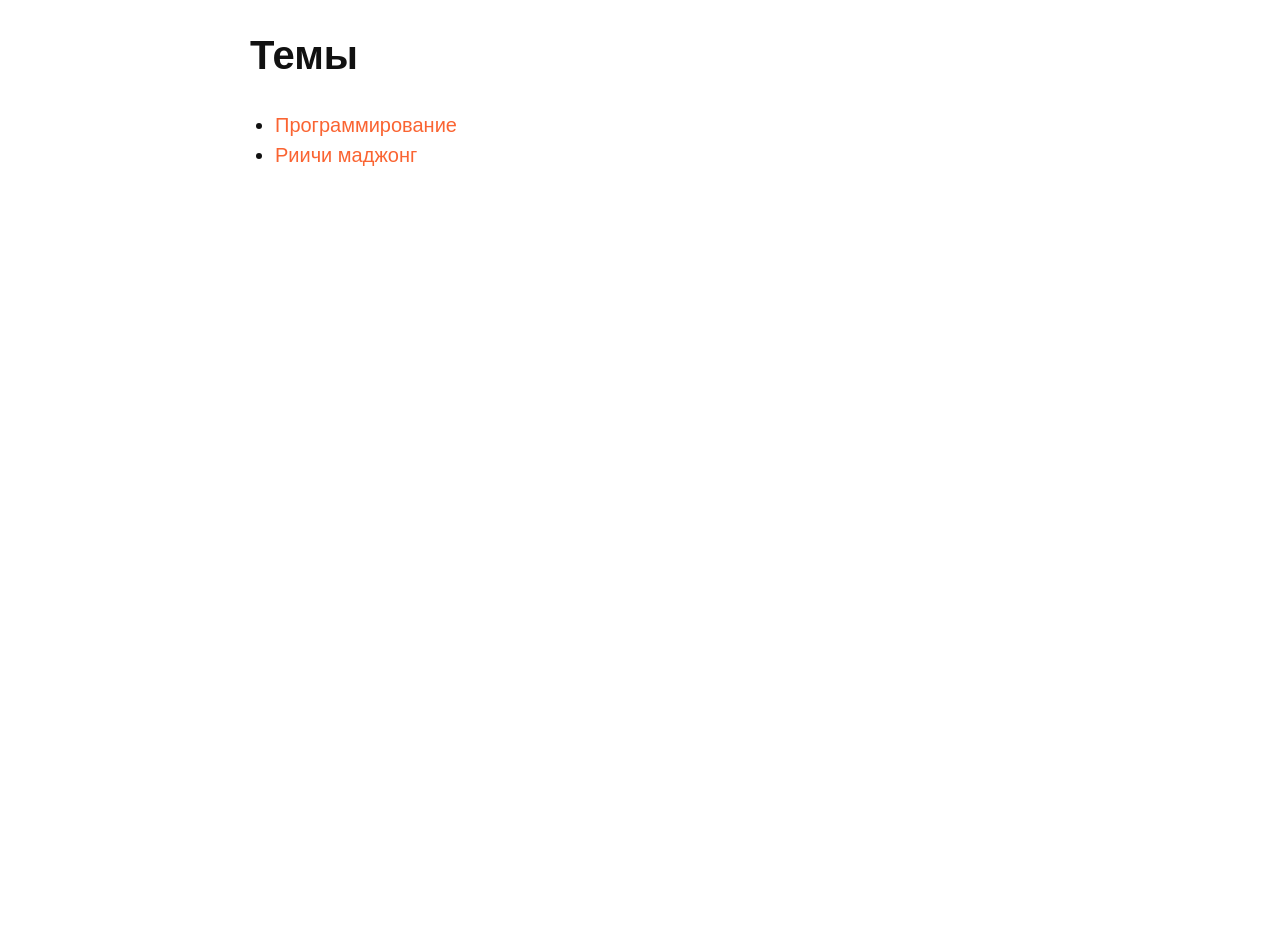
<file: examples/output/index.html>
<!DOCTYPE html>
<html lang="ru">
<head>
<meta charset="UTF-8">
<meta name="viewport" content="width=device-width, initial-scale=1.0">
<title>Topics</title>
<link rel="stylesheet" href="style.css">
<link rel="icon" href="favicon.ico" type="image/x-icon">
</head>
<body class="page-shell">
<main class="content-shell">
<h1 class="page-title">Темы</h1>
<ul class="topic-list">
<li><a href="programming/">Программирование</a></li><li><a href="riichi-mahjong/">Риичи маджонг</a></li>
</ul>
</main>
</body>
</html>
</file>
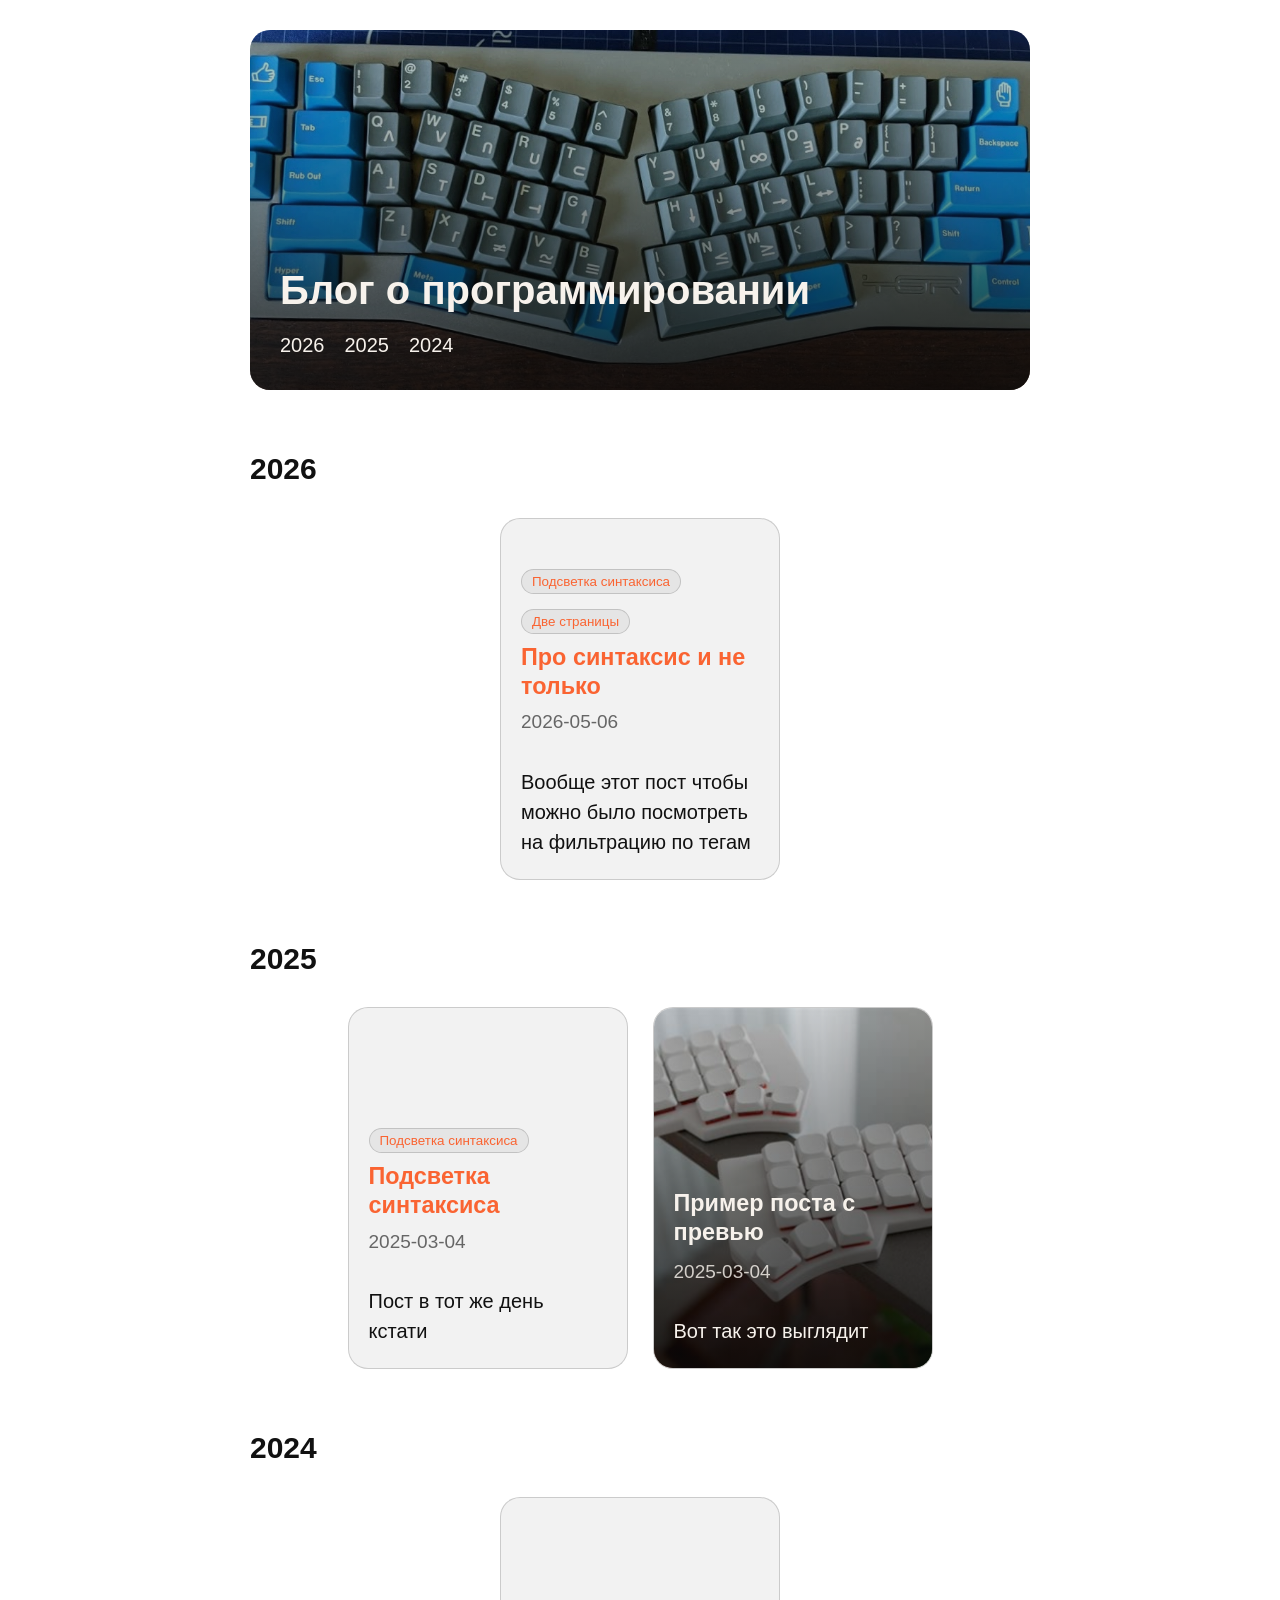
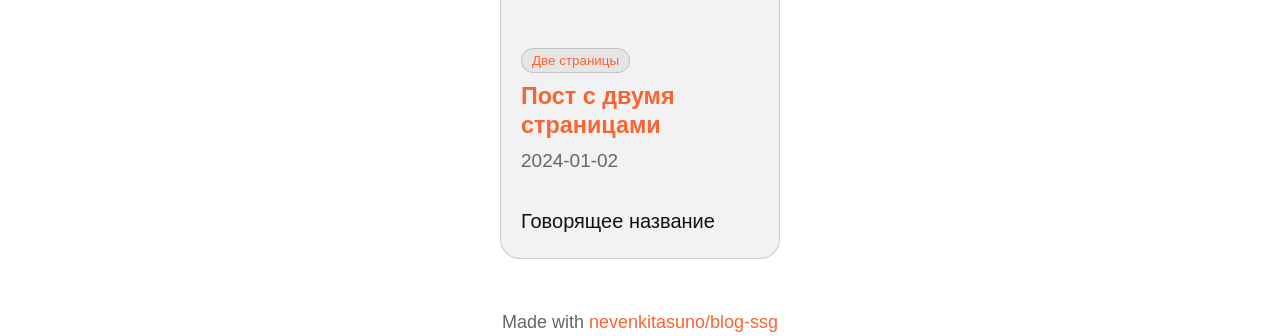
<file: examples/output/programming/index.html>
<!DOCTYPE html>
<html lang="ru">
<head>
<meta charset="UTF-8">
<meta name="viewport" content="width=device-width, initial-scale=1.0">
<title>Блог о программировании</title>
<link rel="stylesheet" href="../style.css">
<link rel="icon" href="assets/meta/favicon.ico" type="image/x-icon">
<style>:root{
--color-background:#ffffff;
--color-text:#111111;
--color-muted:#666;
--color-accent:#fa6432;
--color-surface:rgba(0, 0, 0, 0.05);
--color-inverse-text:#f7f2ec;
--color-overlay:#080808;
--color-heading:var(--color-text);
--color-border:color-mix(in srgb, var(--color-muted) 28%, transparent);
--color-border-soft:color-mix(in srgb, var(--color-muted) 18%, transparent);
--color-code-bg:color-mix(in srgb, var(--color-surface) 88%, var(--color-background));
--color-code-border:color-mix(in srgb, var(--color-muted) 24%, transparent);
}
/* Background */ .chroma-bg { color: #e6edf3; background-color: #0d1117;-moz-tab-size: 2; -o-tab-size: 2; tab-size: 2; }
/* PreWrapper */ .chroma-chroma { color: #e6edf3; background-color: #0d1117;-moz-tab-size: 2; -o-tab-size: 2; tab-size: 2; -webkit-text-size-adjust: none; }
/* Error */ .chroma-chroma .chroma-err { color: #f85149 }
/* LineLink */ .chroma-chroma .chroma-lnlinks { outline: none; text-decoration: none; color: inherit }
/* LineTableTD */ .chroma-chroma .chroma-lntd { vertical-align: top; padding: 0; margin: 0; border: 0; }
/* LineTable */ .chroma-chroma .chroma-lntable { border-spacing: 0; padding: 0; margin: 0; border: 0; }
/* LineHighlight */ .chroma-chroma .chroma-hl { background-color: #6e7681 }
/* LineNumbersTable */ .chroma-chroma .chroma-lnt { white-space: pre; -webkit-user-select: none; user-select: none; margin-right: 0.4em; padding: 0 0.4em 0 0.4em;color: #737679 }
/* LineNumbers */ .chroma-chroma .chroma-ln { white-space: pre; -webkit-user-select: none; user-select: none; margin-right: 0.4em; padding: 0 0.4em 0 0.4em;color: #6e7681 }
/* Line */ .chroma-chroma .chroma-line { display: flex; }
/* Keyword */ .chroma-chroma .chroma-k { color: #ff7b72 }
/* KeywordConstant */ .chroma-chroma .chroma-kc { color: #79c0ff }
/* KeywordDeclaration */ .chroma-chroma .chroma-kd { color: #ff7b72 }
/* KeywordNamespace */ .chroma-chroma .chroma-kn { color: #ff7b72 }
/* KeywordPseudo */ .chroma-chroma .chroma-kp { color: #79c0ff }
/* KeywordReserved */ .chroma-chroma .chroma-kr { color: #ff7b72 }
/* KeywordType */ .chroma-chroma .chroma-kt { color: #ff7b72 }
/* NameClass */ .chroma-chroma .chroma-nc { color: #f0883e; font-weight: bold }
/* NameConstant */ .chroma-chroma .chroma-no { color: #79c0ff; font-weight: bold }
/* NameDecorator */ .chroma-chroma .chroma-nd { color: #d2a8ff; font-weight: bold }
/* NameEntity */ .chroma-chroma .chroma-ni { color: #ffa657 }
/* NameException */ .chroma-chroma .chroma-ne { color: #f0883e; font-weight: bold }
/* NameLabel */ .chroma-chroma .chroma-nl { color: #79c0ff; font-weight: bold }
/* NameNamespace */ .chroma-chroma .chroma-nn { color: #ff7b72 }
/* NameProperty */ .chroma-chroma .chroma-py { color: #79c0ff }
/* NameTag */ .chroma-chroma .chroma-nt { color: #7ee787 }
/* NameVariable */ .chroma-chroma .chroma-nv { color: #79c0ff }
/* NameVariableClass */ .chroma-chroma .chroma-vc { color: #79c0ff }
/* NameVariableGlobal */ .chroma-chroma .chroma-vg { color: #79c0ff }
/* NameVariableInstance */ .chroma-chroma .chroma-vi { color: #79c0ff }
/* NameVariableMagic */ .chroma-chroma .chroma-vm { color: #79c0ff }
/* NameFunction */ .chroma-chroma .chroma-nf { color: #d2a8ff; font-weight: bold }
/* NameFunctionMagic */ .chroma-chroma .chroma-fm { color: #d2a8ff; font-weight: bold }
/* Literal */ .chroma-chroma .chroma-l { color: #a5d6ff }
/* LiteralDate */ .chroma-chroma .chroma-ld { color: #79c0ff }
/* LiteralString */ .chroma-chroma .chroma-s { color: #a5d6ff }
/* LiteralStringAffix */ .chroma-chroma .chroma-sa { color: #79c0ff }
/* LiteralStringBacktick */ .chroma-chroma .chroma-sb { color: #a5d6ff }
/* LiteralStringChar */ .chroma-chroma .chroma-sc { color: #a5d6ff }
/* LiteralStringDelimiter */ .chroma-chroma .chroma-dl { color: #79c0ff }
/* LiteralStringDoc */ .chroma-chroma .chroma-sd { color: #a5d6ff }
/* LiteralStringDouble */ .chroma-chroma .chroma-s2 { color: #a5d6ff }
/* LiteralStringEscape */ .chroma-chroma .chroma-se { color: #79c0ff }
/* LiteralStringHeredoc */ .chroma-chroma .chroma-sh { color: #79c0ff }
/* LiteralStringInterpol */ .chroma-chroma .chroma-si { color: #a5d6ff }
/* LiteralStringOther */ .chroma-chroma .chroma-sx { color: #a5d6ff }
/* LiteralStringRegex */ .chroma-chroma .chroma-sr { color: #79c0ff }
/* LiteralStringSingle */ .chroma-chroma .chroma-s1 { color: #a5d6ff }
/* LiteralStringSymbol */ .chroma-chroma .chroma-ss { color: #a5d6ff }
/* LiteralNumber */ .chroma-chroma .chroma-m { color: #a5d6ff }
/* LiteralNumberBin */ .chroma-chroma .chroma-mb { color: #a5d6ff }
/* LiteralNumberFloat */ .chroma-chroma .chroma-mf { color: #a5d6ff }
/* LiteralNumberHex */ .chroma-chroma .chroma-mh { color: #a5d6ff }
/* LiteralNumberInteger */ .chroma-chroma .chroma-mi { color: #a5d6ff }
/* LiteralNumberIntegerLong */ .chroma-chroma .chroma-il { color: #a5d6ff }
/* LiteralNumberOct */ .chroma-chroma .chroma-mo { color: #a5d6ff }
/* Operator */ .chroma-chroma .chroma-o { color: #ff7b72; font-weight: bold }
/* OperatorWord */ .chroma-chroma .chroma-ow { color: #ff7b72; font-weight: bold }
/* OperatorReserved */ .chroma-chroma .chroma-or { color: #ff7b72; font-weight: bold }
/* Comment */ .chroma-chroma .chroma-c { color: #8b949e; font-style: italic }
/* CommentHashbang */ .chroma-chroma .chroma-ch { color: #8b949e; font-style: italic }
/* CommentMultiline */ .chroma-chroma .chroma-cm { color: #8b949e; font-style: italic }
/* CommentSingle */ .chroma-chroma .chroma-c1 { color: #8b949e; font-style: italic }
/* CommentSpecial */ .chroma-chroma .chroma-cs { color: #8b949e; font-weight: bold; font-style: italic }
/* CommentPreproc */ .chroma-chroma .chroma-cp { color: #8b949e; font-weight: bold; font-style: italic }
/* CommentPreprocFile */ .chroma-chroma .chroma-cpf { color: #8b949e; font-weight: bold; font-style: italic }
/* GenericDeleted */ .chroma-chroma .chroma-gd { color: #ffa198; background-color: #490202 }
/* GenericEmph */ .chroma-chroma .chroma-ge { font-style: italic }
/* GenericError */ .chroma-chroma .chroma-gr { color: #ffa198 }
/* GenericHeading */ .chroma-chroma .chroma-gh { color: #79c0ff; font-weight: bold }
/* GenericInserted */ .chroma-chroma .chroma-gi { color: #56d364; background-color: #0f5323 }
/* GenericOutput */ .chroma-chroma .chroma-go { color: #8b949e }
/* GenericPrompt */ .chroma-chroma .chroma-gp { color: #8b949e }
/* GenericStrong */ .chroma-chroma .chroma-gs { font-weight: bold }
/* GenericSubheading */ .chroma-chroma .chroma-gu { color: #79c0ff }
/* GenericTraceback */ .chroma-chroma .chroma-gt { color: #ff7b72 }
/* GenericUnderline */ .chroma-chroma .chroma-gl { text-decoration: underline }
/* TextWhitespace */ .chroma-chroma .chroma-w { color: #6e7681 }
</style>
</head>
<body class="page-shell">
<main class="topic-shell">
<header class="topic-hero topic-hero-with-banner">
<img class="topic-banner" src="assets/meta/top_banner.webp" alt="">
<div class="topic-hero-content">
<h1 class="page-title"><a href=".">Блог о программировании</a></h1>

<ul class="archive-nav"><li><a href="#year-2026">2026</a></li><li><a href="#year-2025">2025</a></li><li><a href="#year-2024">2024</a></li></ul>
</div>
</header>

<section id="year-2026" class="year-section">
<h2>2026</h2>
<div class="year-grid-wrap">
<div class="card-grid">

<article class="post-card" data-tags="podsvetka-sintaksisa dve-stranitsy">
<div class="post-card-body"><ul class="tag-list"><li><a href="?tag=podsvetka-sintaksisa">Подсветка синтаксиса</a></li><li><a href="?tag=dve-stranitsy">Две страницы</a></li></ul>
<h3><a href="another-syntax/">Про синтаксис и не только</a></h3>
<p class="post-date">2026-05-06</p>
<p>Вообще этот пост чтобы можно было посмотреть на фильтрацию по тегам</p>
 </div>
</article>

</div>
</div>
</section>

<section id="year-2025" class="year-section">
<h2>2025</h2>
<div class="year-grid-wrap">
<div class="card-grid">

<article class="post-card" data-tags="podsvetka-sintaksisa">
<div class="post-card-body"><ul class="tag-list"><li><a href="?tag=podsvetka-sintaksisa">Подсветка синтаксиса</a></li></ul>
<h3><a href="syntax-highlighting/">Подсветка синтаксиса</a></h3>
<p class="post-date">2025-03-04</p>
<p>Пост в тот же день кстати</p>
 </div>
</article>

<article class="post-card" data-tags="">
<div class="post-card-media"><a class="post-card-media-link" href="post-with-preview/"><img src="assets/post-with-preview/preview.png" alt=""></a><div class="post-card-overlay">
<h3><a href="post-with-preview/">Пример поста с превью</a></h3>
<p class="post-date">2025-03-04</p>
<p>Вот так это выглядит</p>
</div></div>
</article>

</div>
</div>
</section>

<section id="year-2024" class="year-section">
<h2>2024</h2>
<div class="year-grid-wrap">
<div class="card-grid">

<article class="post-card" data-tags="dve-stranitsy">
<div class="post-card-body"><ul class="tag-list"><li><a href="?tag=dve-stranitsy">Две страницы</a></li></ul>
<h3><a href="two-pages-post/">Пост с двумя страницами</a></h3>
<p class="post-date">2024-01-02</p>
<p>Говорящее название</p>
 </div>
</article>

</div>
</div>
</section>

<p class="made-with made-with-centered">Made with <a href="https://github.com/nevenkitasuno/blog-ssg/tree/main" rel="noopener noreferrer">nevenkitasuno/blog-ssg</a></p>
</main>
<script>
(function() {
  const params = new URLSearchParams(window.location.search);
  const tag = params.get('tag');
  if (!tag) return;
  document.querySelectorAll('.year-section').forEach(function(section) {
    let hasVisibleCards = false;
    section.querySelectorAll('.post-card').forEach(function(card) {
      const tags = (card.getAttribute('data-tags') || '').split(/\s+/).filter(Boolean);
      const isVisible = tags.includes(tag);
      card.style.display = isVisible ? '' : 'none';
      if (isVisible) {
        hasVisibleCards = true;
      }
    });
    if (!hasVisibleCards) {
      section.style.display = 'none';
    }
  });
  document.querySelectorAll('.archive-nav a[href^="#"]').forEach(function(link) {
    const target = document.querySelector(link.getAttribute('href'));
    const item = link.closest('li');
    if (!target || !item) return;
    item.style.display = target.style.display === 'none' ? 'none' : '';
  });
})();
</script>
</body>
</html>
</file>
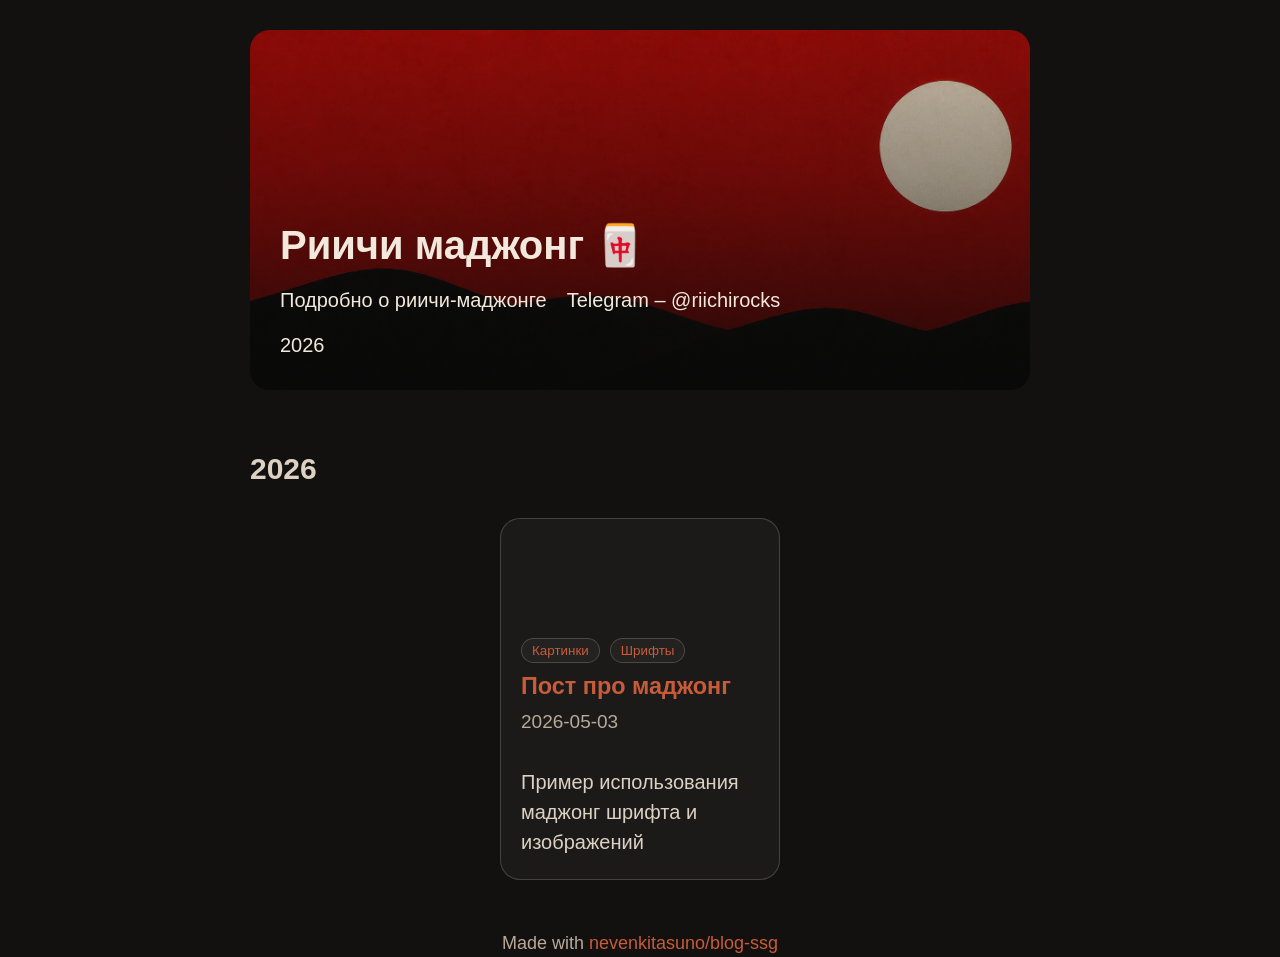
<file: examples/output/riichi-mahjong/index.html>
<!DOCTYPE html>
<html lang="ru">
<head>
<meta charset="UTF-8">
<meta name="viewport" content="width=device-width, initial-scale=1.0">
<title>Риичи маджонг 🀄️</title>
<link rel="stylesheet" href="../style.css">
<link rel="icon" href="assets/meta/favicon.ico" type="image/x-icon">
<style>:root{
--color-background:#12110f;
--color-text:#ddd1c4;
--color-muted:#b8a99a;
--color-accent:#c75b3a;
--color-surface:rgba(255, 255, 255, 0.04);
--color-inverse-text:#f2e8dc;
--color-overlay:#080808;
--color-heading:var(--color-text);
--color-border:color-mix(in srgb, var(--color-muted) 28%, transparent);
--color-border-soft:color-mix(in srgb, var(--color-muted) 18%, transparent);
--color-code-bg:color-mix(in srgb, var(--color-surface) 88%, var(--color-background));
--color-code-border:color-mix(in srgb, var(--color-muted) 24%, transparent);
}
/* Background */ .chroma-bg { color: #e6edf3; background-color: #0d1117;-moz-tab-size: 2; -o-tab-size: 2; tab-size: 2; }
/* PreWrapper */ .chroma-chroma { color: #e6edf3; background-color: #0d1117;-moz-tab-size: 2; -o-tab-size: 2; tab-size: 2; -webkit-text-size-adjust: none; }
/* Error */ .chroma-chroma .chroma-err { color: #f85149 }
/* LineLink */ .chroma-chroma .chroma-lnlinks { outline: none; text-decoration: none; color: inherit }
/* LineTableTD */ .chroma-chroma .chroma-lntd { vertical-align: top; padding: 0; margin: 0; border: 0; }
/* LineTable */ .chroma-chroma .chroma-lntable { border-spacing: 0; padding: 0; margin: 0; border: 0; }
/* LineHighlight */ .chroma-chroma .chroma-hl { background-color: #6e7681 }
/* LineNumbersTable */ .chroma-chroma .chroma-lnt { white-space: pre; -webkit-user-select: none; user-select: none; margin-right: 0.4em; padding: 0 0.4em 0 0.4em;color: #737679 }
/* LineNumbers */ .chroma-chroma .chroma-ln { white-space: pre; -webkit-user-select: none; user-select: none; margin-right: 0.4em; padding: 0 0.4em 0 0.4em;color: #6e7681 }
/* Line */ .chroma-chroma .chroma-line { display: flex; }
/* Keyword */ .chroma-chroma .chroma-k { color: #ff7b72 }
/* KeywordConstant */ .chroma-chroma .chroma-kc { color: #79c0ff }
/* KeywordDeclaration */ .chroma-chroma .chroma-kd { color: #ff7b72 }
/* KeywordNamespace */ .chroma-chroma .chroma-kn { color: #ff7b72 }
/* KeywordPseudo */ .chroma-chroma .chroma-kp { color: #79c0ff }
/* KeywordReserved */ .chroma-chroma .chroma-kr { color: #ff7b72 }
/* KeywordType */ .chroma-chroma .chroma-kt { color: #ff7b72 }
/* NameClass */ .chroma-chroma .chroma-nc { color: #f0883e; font-weight: bold }
/* NameConstant */ .chroma-chroma .chroma-no { color: #79c0ff; font-weight: bold }
/* NameDecorator */ .chroma-chroma .chroma-nd { color: #d2a8ff; font-weight: bold }
/* NameEntity */ .chroma-chroma .chroma-ni { color: #ffa657 }
/* NameException */ .chroma-chroma .chroma-ne { color: #f0883e; font-weight: bold }
/* NameLabel */ .chroma-chroma .chroma-nl { color: #79c0ff; font-weight: bold }
/* NameNamespace */ .chroma-chroma .chroma-nn { color: #ff7b72 }
/* NameProperty */ .chroma-chroma .chroma-py { color: #79c0ff }
/* NameTag */ .chroma-chroma .chroma-nt { color: #7ee787 }
/* NameVariable */ .chroma-chroma .chroma-nv { color: #79c0ff }
/* NameVariableClass */ .chroma-chroma .chroma-vc { color: #79c0ff }
/* NameVariableGlobal */ .chroma-chroma .chroma-vg { color: #79c0ff }
/* NameVariableInstance */ .chroma-chroma .chroma-vi { color: #79c0ff }
/* NameVariableMagic */ .chroma-chroma .chroma-vm { color: #79c0ff }
/* NameFunction */ .chroma-chroma .chroma-nf { color: #d2a8ff; font-weight: bold }
/* NameFunctionMagic */ .chroma-chroma .chroma-fm { color: #d2a8ff; font-weight: bold }
/* Literal */ .chroma-chroma .chroma-l { color: #a5d6ff }
/* LiteralDate */ .chroma-chroma .chroma-ld { color: #79c0ff }
/* LiteralString */ .chroma-chroma .chroma-s { color: #a5d6ff }
/* LiteralStringAffix */ .chroma-chroma .chroma-sa { color: #79c0ff }
/* LiteralStringBacktick */ .chroma-chroma .chroma-sb { color: #a5d6ff }
/* LiteralStringChar */ .chroma-chroma .chroma-sc { color: #a5d6ff }
/* LiteralStringDelimiter */ .chroma-chroma .chroma-dl { color: #79c0ff }
/* LiteralStringDoc */ .chroma-chroma .chroma-sd { color: #a5d6ff }
/* LiteralStringDouble */ .chroma-chroma .chroma-s2 { color: #a5d6ff }
/* LiteralStringEscape */ .chroma-chroma .chroma-se { color: #79c0ff }
/* LiteralStringHeredoc */ .chroma-chroma .chroma-sh { color: #79c0ff }
/* LiteralStringInterpol */ .chroma-chroma .chroma-si { color: #a5d6ff }
/* LiteralStringOther */ .chroma-chroma .chroma-sx { color: #a5d6ff }
/* LiteralStringRegex */ .chroma-chroma .chroma-sr { color: #79c0ff }
/* LiteralStringSingle */ .chroma-chroma .chroma-s1 { color: #a5d6ff }
/* LiteralStringSymbol */ .chroma-chroma .chroma-ss { color: #a5d6ff }
/* LiteralNumber */ .chroma-chroma .chroma-m { color: #a5d6ff }
/* LiteralNumberBin */ .chroma-chroma .chroma-mb { color: #a5d6ff }
/* LiteralNumberFloat */ .chroma-chroma .chroma-mf { color: #a5d6ff }
/* LiteralNumberHex */ .chroma-chroma .chroma-mh { color: #a5d6ff }
/* LiteralNumberInteger */ .chroma-chroma .chroma-mi { color: #a5d6ff }
/* LiteralNumberIntegerLong */ .chroma-chroma .chroma-il { color: #a5d6ff }
/* LiteralNumberOct */ .chroma-chroma .chroma-mo { color: #a5d6ff }
/* Operator */ .chroma-chroma .chroma-o { color: #ff7b72; font-weight: bold }
/* OperatorWord */ .chroma-chroma .chroma-ow { color: #ff7b72; font-weight: bold }
/* OperatorReserved */ .chroma-chroma .chroma-or { color: #ff7b72; font-weight: bold }
/* Comment */ .chroma-chroma .chroma-c { color: #8b949e; font-style: italic }
/* CommentHashbang */ .chroma-chroma .chroma-ch { color: #8b949e; font-style: italic }
/* CommentMultiline */ .chroma-chroma .chroma-cm { color: #8b949e; font-style: italic }
/* CommentSingle */ .chroma-chroma .chroma-c1 { color: #8b949e; font-style: italic }
/* CommentSpecial */ .chroma-chroma .chroma-cs { color: #8b949e; font-weight: bold; font-style: italic }
/* CommentPreproc */ .chroma-chroma .chroma-cp { color: #8b949e; font-weight: bold; font-style: italic }
/* CommentPreprocFile */ .chroma-chroma .chroma-cpf { color: #8b949e; font-weight: bold; font-style: italic }
/* GenericDeleted */ .chroma-chroma .chroma-gd { color: #ffa198; background-color: #490202 }
/* GenericEmph */ .chroma-chroma .chroma-ge { font-style: italic }
/* GenericError */ .chroma-chroma .chroma-gr { color: #ffa198 }
/* GenericHeading */ .chroma-chroma .chroma-gh { color: #79c0ff; font-weight: bold }
/* GenericInserted */ .chroma-chroma .chroma-gi { color: #56d364; background-color: #0f5323 }
/* GenericOutput */ .chroma-chroma .chroma-go { color: #8b949e }
/* GenericPrompt */ .chroma-chroma .chroma-gp { color: #8b949e }
/* GenericStrong */ .chroma-chroma .chroma-gs { font-weight: bold }
/* GenericSubheading */ .chroma-chroma .chroma-gu { color: #79c0ff }
/* GenericTraceback */ .chroma-chroma .chroma-gt { color: #ff7b72 }
/* GenericUnderline */ .chroma-chroma .chroma-gl { text-decoration: underline }
/* TextWhitespace */ .chroma-chroma .chroma-w { color: #6e7681 }
</style>
</head>
<body class="page-shell">
<main class="topic-shell">
<header class="topic-hero topic-hero-with-banner">
<img class="topic-banner" src="assets/meta/top_banner.webp" alt="">
<div class="topic-hero-content">
<h1 class="page-title"><a href=".">Риичи маджонг 🀄️</a></h1>
<ul class="archive-nav"><li><a href="http://tesuji-club.ru/">Подробно о риичи-маджонге</a></li><li><a href="https://t.me/riichirocks">Telegram – @riichirocks</a></li></ul>
<ul class="archive-nav"><li><a href="#year-2026">2026</a></li></ul>
</div>
</header>

<section id="year-2026" class="year-section">
<h2>2026</h2>
<div class="year-grid-wrap">
<div class="card-grid">

<article class="post-card" data-tags="kartinki shrifty">
<div class="post-card-body"><ul class="tag-list"><li><a href="?tag=kartinki">Картинки</a></li><li><a href="?tag=shrifty">Шрифты</a></li></ul>
<h3><a href="mahjong-post/">Пост про маджонг</a></h3>
<p class="post-date">2026-05-03</p>
<p>Пример использования маджонг шрифта и изображений</p>
 </div>
</article>

</div>
</div>
</section>

<p class="made-with made-with-centered">Made with <a href="https://github.com/nevenkitasuno/blog-ssg/tree/main" rel="noopener noreferrer">nevenkitasuno/blog-ssg</a></p>
</main>
<script>
(function() {
  const params = new URLSearchParams(window.location.search);
  const tag = params.get('tag');
  if (!tag) return;
  document.querySelectorAll('.year-section').forEach(function(section) {
    let hasVisibleCards = false;
    section.querySelectorAll('.post-card').forEach(function(card) {
      const tags = (card.getAttribute('data-tags') || '').split(/\s+/).filter(Boolean);
      const isVisible = tags.includes(tag);
      card.style.display = isVisible ? '' : 'none';
      if (isVisible) {
        hasVisibleCards = true;
      }
    });
    if (!hasVisibleCards) {
      section.style.display = 'none';
    }
  });
  document.querySelectorAll('.archive-nav a[href^="#"]').forEach(function(link) {
    const target = document.querySelector(link.getAttribute('href'));
    const item = link.closest('li');
    if (!target || !item) return;
    item.style.display = target.style.display === 'none' ? 'none' : '';
  });
})();
</script>
</body>
</html>
</file>
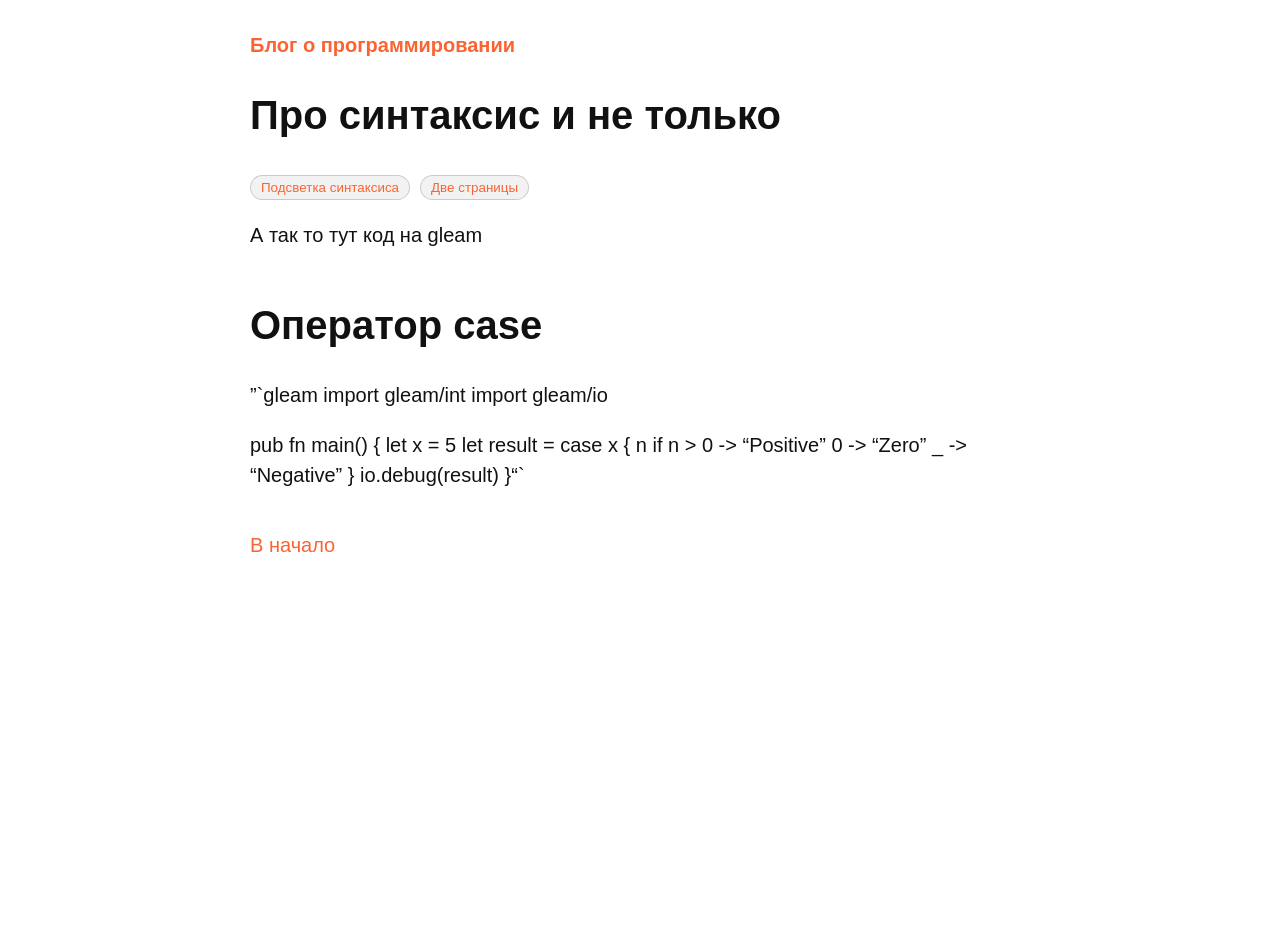
<file: examples/output/programming/another-syntax-2/index.html>
<!DOCTYPE html>
<html lang="ru">
<head>
<meta charset="UTF-8">
<meta name="viewport" content="width=device-width, initial-scale=1.0">
<title>Про синтаксис и не только</title>
<link rel="stylesheet" href="../../style.css">
<link rel="icon" href="../assets/meta/favicon.ico" type="image/x-icon">
<style>:root{
--color-background:#ffffff;
--color-text:#111111;
--color-muted:#666;
--color-accent:#fa6432;
--color-surface:rgba(0, 0, 0, 0.05);
--color-inverse-text:#f7f2ec;
--color-overlay:#080808;
--color-heading:var(--color-text);
--color-border:color-mix(in srgb, var(--color-muted) 28%, transparent);
--color-border-soft:color-mix(in srgb, var(--color-muted) 18%, transparent);
--color-code-bg:color-mix(in srgb, var(--color-surface) 88%, var(--color-background));
--color-code-border:color-mix(in srgb, var(--color-muted) 24%, transparent);
}
/* Background */ .chroma-bg { color: #e6edf3; background-color: #0d1117;-moz-tab-size: 2; -o-tab-size: 2; tab-size: 2; }
/* PreWrapper */ .chroma-chroma { color: #e6edf3; background-color: #0d1117;-moz-tab-size: 2; -o-tab-size: 2; tab-size: 2; -webkit-text-size-adjust: none; }
/* Error */ .chroma-chroma .chroma-err { color: #f85149 }
/* LineLink */ .chroma-chroma .chroma-lnlinks { outline: none; text-decoration: none; color: inherit }
/* LineTableTD */ .chroma-chroma .chroma-lntd { vertical-align: top; padding: 0; margin: 0; border: 0; }
/* LineTable */ .chroma-chroma .chroma-lntable { border-spacing: 0; padding: 0; margin: 0; border: 0; }
/* LineHighlight */ .chroma-chroma .chroma-hl { background-color: #6e7681 }
/* LineNumbersTable */ .chroma-chroma .chroma-lnt { white-space: pre; -webkit-user-select: none; user-select: none; margin-right: 0.4em; padding: 0 0.4em 0 0.4em;color: #737679 }
/* LineNumbers */ .chroma-chroma .chroma-ln { white-space: pre; -webkit-user-select: none; user-select: none; margin-right: 0.4em; padding: 0 0.4em 0 0.4em;color: #6e7681 }
/* Line */ .chroma-chroma .chroma-line { display: flex; }
/* Keyword */ .chroma-chroma .chroma-k { color: #ff7b72 }
/* KeywordConstant */ .chroma-chroma .chroma-kc { color: #79c0ff }
/* KeywordDeclaration */ .chroma-chroma .chroma-kd { color: #ff7b72 }
/* KeywordNamespace */ .chroma-chroma .chroma-kn { color: #ff7b72 }
/* KeywordPseudo */ .chroma-chroma .chroma-kp { color: #79c0ff }
/* KeywordReserved */ .chroma-chroma .chroma-kr { color: #ff7b72 }
/* KeywordType */ .chroma-chroma .chroma-kt { color: #ff7b72 }
/* NameClass */ .chroma-chroma .chroma-nc { color: #f0883e; font-weight: bold }
/* NameConstant */ .chroma-chroma .chroma-no { color: #79c0ff; font-weight: bold }
/* NameDecorator */ .chroma-chroma .chroma-nd { color: #d2a8ff; font-weight: bold }
/* NameEntity */ .chroma-chroma .chroma-ni { color: #ffa657 }
/* NameException */ .chroma-chroma .chroma-ne { color: #f0883e; font-weight: bold }
/* NameLabel */ .chroma-chroma .chroma-nl { color: #79c0ff; font-weight: bold }
/* NameNamespace */ .chroma-chroma .chroma-nn { color: #ff7b72 }
/* NameProperty */ .chroma-chroma .chroma-py { color: #79c0ff }
/* NameTag */ .chroma-chroma .chroma-nt { color: #7ee787 }
/* NameVariable */ .chroma-chroma .chroma-nv { color: #79c0ff }
/* NameVariableClass */ .chroma-chroma .chroma-vc { color: #79c0ff }
/* NameVariableGlobal */ .chroma-chroma .chroma-vg { color: #79c0ff }
/* NameVariableInstance */ .chroma-chroma .chroma-vi { color: #79c0ff }
/* NameVariableMagic */ .chroma-chroma .chroma-vm { color: #79c0ff }
/* NameFunction */ .chroma-chroma .chroma-nf { color: #d2a8ff; font-weight: bold }
/* NameFunctionMagic */ .chroma-chroma .chroma-fm { color: #d2a8ff; font-weight: bold }
/* Literal */ .chroma-chroma .chroma-l { color: #a5d6ff }
/* LiteralDate */ .chroma-chroma .chroma-ld { color: #79c0ff }
/* LiteralString */ .chroma-chroma .chroma-s { color: #a5d6ff }
/* LiteralStringAffix */ .chroma-chroma .chroma-sa { color: #79c0ff }
/* LiteralStringBacktick */ .chroma-chroma .chroma-sb { color: #a5d6ff }
/* LiteralStringChar */ .chroma-chroma .chroma-sc { color: #a5d6ff }
/* LiteralStringDelimiter */ .chroma-chroma .chroma-dl { color: #79c0ff }
/* LiteralStringDoc */ .chroma-chroma .chroma-sd { color: #a5d6ff }
/* LiteralStringDouble */ .chroma-chroma .chroma-s2 { color: #a5d6ff }
/* LiteralStringEscape */ .chroma-chroma .chroma-se { color: #79c0ff }
/* LiteralStringHeredoc */ .chroma-chroma .chroma-sh { color: #79c0ff }
/* LiteralStringInterpol */ .chroma-chroma .chroma-si { color: #a5d6ff }
/* LiteralStringOther */ .chroma-chroma .chroma-sx { color: #a5d6ff }
/* LiteralStringRegex */ .chroma-chroma .chroma-sr { color: #79c0ff }
/* LiteralStringSingle */ .chroma-chroma .chroma-s1 { color: #a5d6ff }
/* LiteralStringSymbol */ .chroma-chroma .chroma-ss { color: #a5d6ff }
/* LiteralNumber */ .chroma-chroma .chroma-m { color: #a5d6ff }
/* LiteralNumberBin */ .chroma-chroma .chroma-mb { color: #a5d6ff }
/* LiteralNumberFloat */ .chroma-chroma .chroma-mf { color: #a5d6ff }
/* LiteralNumberHex */ .chroma-chroma .chroma-mh { color: #a5d6ff }
/* LiteralNumberInteger */ .chroma-chroma .chroma-mi { color: #a5d6ff }
/* LiteralNumberIntegerLong */ .chroma-chroma .chroma-il { color: #a5d6ff }
/* LiteralNumberOct */ .chroma-chroma .chroma-mo { color: #a5d6ff }
/* Operator */ .chroma-chroma .chroma-o { color: #ff7b72; font-weight: bold }
/* OperatorWord */ .chroma-chroma .chroma-ow { color: #ff7b72; font-weight: bold }
/* OperatorReserved */ .chroma-chroma .chroma-or { color: #ff7b72; font-weight: bold }
/* Comment */ .chroma-chroma .chroma-c { color: #8b949e; font-style: italic }
/* CommentHashbang */ .chroma-chroma .chroma-ch { color: #8b949e; font-style: italic }
/* CommentMultiline */ .chroma-chroma .chroma-cm { color: #8b949e; font-style: italic }
/* CommentSingle */ .chroma-chroma .chroma-c1 { color: #8b949e; font-style: italic }
/* CommentSpecial */ .chroma-chroma .chroma-cs { color: #8b949e; font-weight: bold; font-style: italic }
/* CommentPreproc */ .chroma-chroma .chroma-cp { color: #8b949e; font-weight: bold; font-style: italic }
/* CommentPreprocFile */ .chroma-chroma .chroma-cpf { color: #8b949e; font-weight: bold; font-style: italic }
/* GenericDeleted */ .chroma-chroma .chroma-gd { color: #ffa198; background-color: #490202 }
/* GenericEmph */ .chroma-chroma .chroma-ge { font-style: italic }
/* GenericError */ .chroma-chroma .chroma-gr { color: #ffa198 }
/* GenericHeading */ .chroma-chroma .chroma-gh { color: #79c0ff; font-weight: bold }
/* GenericInserted */ .chroma-chroma .chroma-gi { color: #56d364; background-color: #0f5323 }
/* GenericOutput */ .chroma-chroma .chroma-go { color: #8b949e }
/* GenericPrompt */ .chroma-chroma .chroma-gp { color: #8b949e }
/* GenericStrong */ .chroma-chroma .chroma-gs { font-weight: bold }
/* GenericSubheading */ .chroma-chroma .chroma-gu { color: #79c0ff }
/* GenericTraceback */ .chroma-chroma .chroma-gt { color: #ff7b72 }
/* GenericUnderline */ .chroma-chroma .chroma-gl { text-decoration: underline }
/* TextWhitespace */ .chroma-chroma .chroma-w { color: #6e7681 }
</style>
</head>
<body class="page-shell">
<header class="site-header">
<a class="topic-home" href="..">Блог о программировании</a>
</header>
<main class="content-shell">
<h1 class="page-title">Про синтаксис и не только</h1>
<ul class="tag-list"><li><a href="..?tag=podsvetka-sintaksisa">Подсветка синтаксиса</a></li><li><a href="..?tag=dve-stranitsy">Две страницы</a></li></ul>
<p>А так то тут код на gleam</p>

<h1 id="оператор-case">Оператор case</h1>

<p>&rdquo;`gleam
import gleam/int
import gleam/io</p>

<p>pub fn main() {
  let x = 5
  let result = case x {
    n if n &gt; 0 -&gt; &ldquo;Positive&rdquo;
    0 -&gt; &ldquo;Zero&rdquo;
    _ -&gt; &ldquo;Negative&rdquo;
  }
  io.debug(result)
}&ldquo;`</p>

<nav class="page-nav"><a href="../another-syntax">В начало</a></nav>
</main>
</body>
</html>
</file>
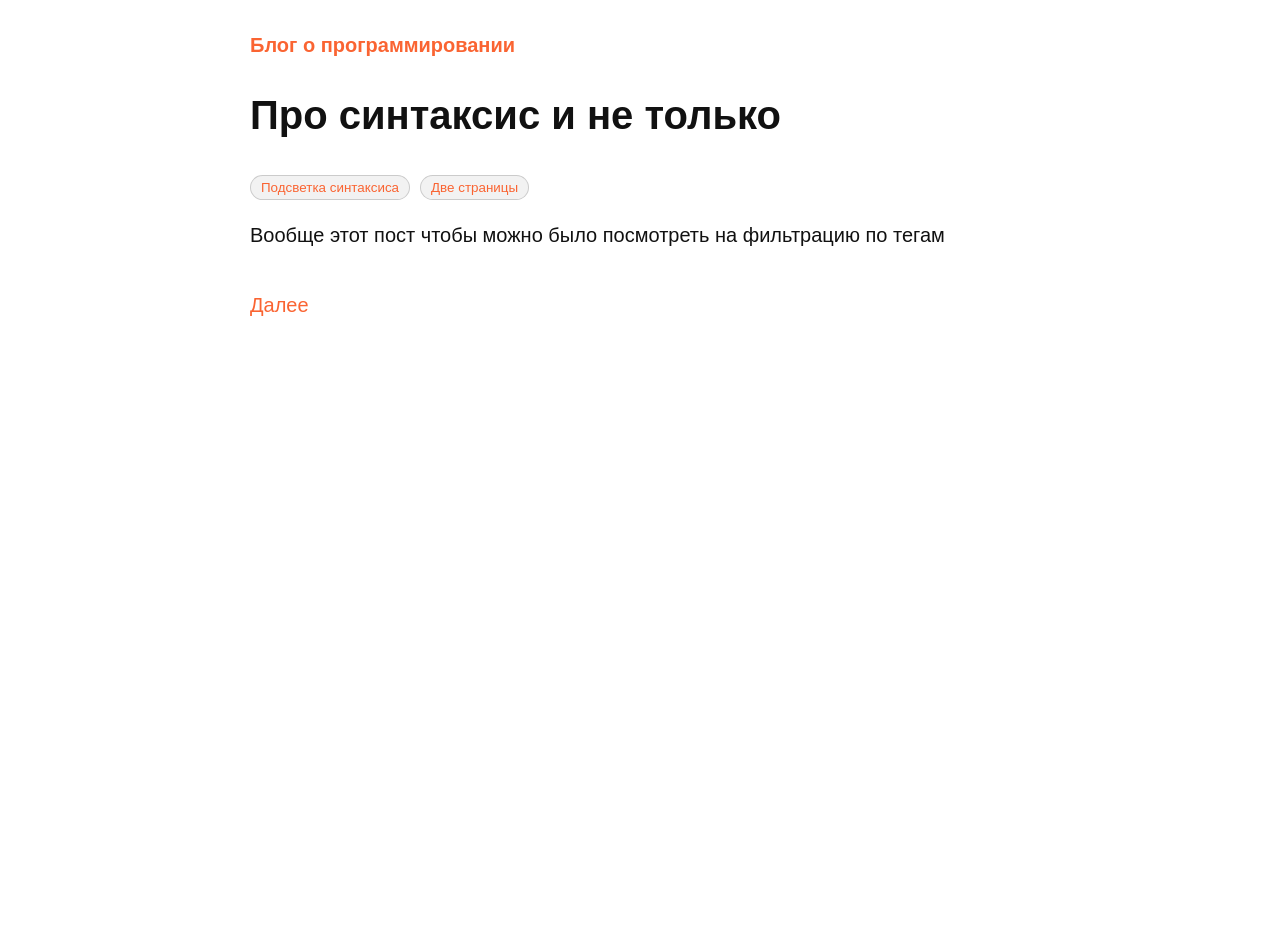
<file: examples/output/programming/another-syntax/index.html>
<!DOCTYPE html>
<html lang="ru">
<head>
<meta charset="UTF-8">
<meta name="viewport" content="width=device-width, initial-scale=1.0">
<title>Про синтаксис и не только</title>
<link rel="stylesheet" href="../../style.css">
<link rel="icon" href="../assets/meta/favicon.ico" type="image/x-icon">
<style>:root{
--color-background:#ffffff;
--color-text:#111111;
--color-muted:#666;
--color-accent:#fa6432;
--color-surface:rgba(0, 0, 0, 0.05);
--color-inverse-text:#f7f2ec;
--color-overlay:#080808;
--color-heading:var(--color-text);
--color-border:color-mix(in srgb, var(--color-muted) 28%, transparent);
--color-border-soft:color-mix(in srgb, var(--color-muted) 18%, transparent);
--color-code-bg:color-mix(in srgb, var(--color-surface) 88%, var(--color-background));
--color-code-border:color-mix(in srgb, var(--color-muted) 24%, transparent);
}
/* Background */ .chroma-bg { color: #e6edf3; background-color: #0d1117;-moz-tab-size: 2; -o-tab-size: 2; tab-size: 2; }
/* PreWrapper */ .chroma-chroma { color: #e6edf3; background-color: #0d1117;-moz-tab-size: 2; -o-tab-size: 2; tab-size: 2; -webkit-text-size-adjust: none; }
/* Error */ .chroma-chroma .chroma-err { color: #f85149 }
/* LineLink */ .chroma-chroma .chroma-lnlinks { outline: none; text-decoration: none; color: inherit }
/* LineTableTD */ .chroma-chroma .chroma-lntd { vertical-align: top; padding: 0; margin: 0; border: 0; }
/* LineTable */ .chroma-chroma .chroma-lntable { border-spacing: 0; padding: 0; margin: 0; border: 0; }
/* LineHighlight */ .chroma-chroma .chroma-hl { background-color: #6e7681 }
/* LineNumbersTable */ .chroma-chroma .chroma-lnt { white-space: pre; -webkit-user-select: none; user-select: none; margin-right: 0.4em; padding: 0 0.4em 0 0.4em;color: #737679 }
/* LineNumbers */ .chroma-chroma .chroma-ln { white-space: pre; -webkit-user-select: none; user-select: none; margin-right: 0.4em; padding: 0 0.4em 0 0.4em;color: #6e7681 }
/* Line */ .chroma-chroma .chroma-line { display: flex; }
/* Keyword */ .chroma-chroma .chroma-k { color: #ff7b72 }
/* KeywordConstant */ .chroma-chroma .chroma-kc { color: #79c0ff }
/* KeywordDeclaration */ .chroma-chroma .chroma-kd { color: #ff7b72 }
/* KeywordNamespace */ .chroma-chroma .chroma-kn { color: #ff7b72 }
/* KeywordPseudo */ .chroma-chroma .chroma-kp { color: #79c0ff }
/* KeywordReserved */ .chroma-chroma .chroma-kr { color: #ff7b72 }
/* KeywordType */ .chroma-chroma .chroma-kt { color: #ff7b72 }
/* NameClass */ .chroma-chroma .chroma-nc { color: #f0883e; font-weight: bold }
/* NameConstant */ .chroma-chroma .chroma-no { color: #79c0ff; font-weight: bold }
/* NameDecorator */ .chroma-chroma .chroma-nd { color: #d2a8ff; font-weight: bold }
/* NameEntity */ .chroma-chroma .chroma-ni { color: #ffa657 }
/* NameException */ .chroma-chroma .chroma-ne { color: #f0883e; font-weight: bold }
/* NameLabel */ .chroma-chroma .chroma-nl { color: #79c0ff; font-weight: bold }
/* NameNamespace */ .chroma-chroma .chroma-nn { color: #ff7b72 }
/* NameProperty */ .chroma-chroma .chroma-py { color: #79c0ff }
/* NameTag */ .chroma-chroma .chroma-nt { color: #7ee787 }
/* NameVariable */ .chroma-chroma .chroma-nv { color: #79c0ff }
/* NameVariableClass */ .chroma-chroma .chroma-vc { color: #79c0ff }
/* NameVariableGlobal */ .chroma-chroma .chroma-vg { color: #79c0ff }
/* NameVariableInstance */ .chroma-chroma .chroma-vi { color: #79c0ff }
/* NameVariableMagic */ .chroma-chroma .chroma-vm { color: #79c0ff }
/* NameFunction */ .chroma-chroma .chroma-nf { color: #d2a8ff; font-weight: bold }
/* NameFunctionMagic */ .chroma-chroma .chroma-fm { color: #d2a8ff; font-weight: bold }
/* Literal */ .chroma-chroma .chroma-l { color: #a5d6ff }
/* LiteralDate */ .chroma-chroma .chroma-ld { color: #79c0ff }
/* LiteralString */ .chroma-chroma .chroma-s { color: #a5d6ff }
/* LiteralStringAffix */ .chroma-chroma .chroma-sa { color: #79c0ff }
/* LiteralStringBacktick */ .chroma-chroma .chroma-sb { color: #a5d6ff }
/* LiteralStringChar */ .chroma-chroma .chroma-sc { color: #a5d6ff }
/* LiteralStringDelimiter */ .chroma-chroma .chroma-dl { color: #79c0ff }
/* LiteralStringDoc */ .chroma-chroma .chroma-sd { color: #a5d6ff }
/* LiteralStringDouble */ .chroma-chroma .chroma-s2 { color: #a5d6ff }
/* LiteralStringEscape */ .chroma-chroma .chroma-se { color: #79c0ff }
/* LiteralStringHeredoc */ .chroma-chroma .chroma-sh { color: #79c0ff }
/* LiteralStringInterpol */ .chroma-chroma .chroma-si { color: #a5d6ff }
/* LiteralStringOther */ .chroma-chroma .chroma-sx { color: #a5d6ff }
/* LiteralStringRegex */ .chroma-chroma .chroma-sr { color: #79c0ff }
/* LiteralStringSingle */ .chroma-chroma .chroma-s1 { color: #a5d6ff }
/* LiteralStringSymbol */ .chroma-chroma .chroma-ss { color: #a5d6ff }
/* LiteralNumber */ .chroma-chroma .chroma-m { color: #a5d6ff }
/* LiteralNumberBin */ .chroma-chroma .chroma-mb { color: #a5d6ff }
/* LiteralNumberFloat */ .chroma-chroma .chroma-mf { color: #a5d6ff }
/* LiteralNumberHex */ .chroma-chroma .chroma-mh { color: #a5d6ff }
/* LiteralNumberInteger */ .chroma-chroma .chroma-mi { color: #a5d6ff }
/* LiteralNumberIntegerLong */ .chroma-chroma .chroma-il { color: #a5d6ff }
/* LiteralNumberOct */ .chroma-chroma .chroma-mo { color: #a5d6ff }
/* Operator */ .chroma-chroma .chroma-o { color: #ff7b72; font-weight: bold }
/* OperatorWord */ .chroma-chroma .chroma-ow { color: #ff7b72; font-weight: bold }
/* OperatorReserved */ .chroma-chroma .chroma-or { color: #ff7b72; font-weight: bold }
/* Comment */ .chroma-chroma .chroma-c { color: #8b949e; font-style: italic }
/* CommentHashbang */ .chroma-chroma .chroma-ch { color: #8b949e; font-style: italic }
/* CommentMultiline */ .chroma-chroma .chroma-cm { color: #8b949e; font-style: italic }
/* CommentSingle */ .chroma-chroma .chroma-c1 { color: #8b949e; font-style: italic }
/* CommentSpecial */ .chroma-chroma .chroma-cs { color: #8b949e; font-weight: bold; font-style: italic }
/* CommentPreproc */ .chroma-chroma .chroma-cp { color: #8b949e; font-weight: bold; font-style: italic }
/* CommentPreprocFile */ .chroma-chroma .chroma-cpf { color: #8b949e; font-weight: bold; font-style: italic }
/* GenericDeleted */ .chroma-chroma .chroma-gd { color: #ffa198; background-color: #490202 }
/* GenericEmph */ .chroma-chroma .chroma-ge { font-style: italic }
/* GenericError */ .chroma-chroma .chroma-gr { color: #ffa198 }
/* GenericHeading */ .chroma-chroma .chroma-gh { color: #79c0ff; font-weight: bold }
/* GenericInserted */ .chroma-chroma .chroma-gi { color: #56d364; background-color: #0f5323 }
/* GenericOutput */ .chroma-chroma .chroma-go { color: #8b949e }
/* GenericPrompt */ .chroma-chroma .chroma-gp { color: #8b949e }
/* GenericStrong */ .chroma-chroma .chroma-gs { font-weight: bold }
/* GenericSubheading */ .chroma-chroma .chroma-gu { color: #79c0ff }
/* GenericTraceback */ .chroma-chroma .chroma-gt { color: #ff7b72 }
/* GenericUnderline */ .chroma-chroma .chroma-gl { text-decoration: underline }
/* TextWhitespace */ .chroma-chroma .chroma-w { color: #6e7681 }
</style>
</head>
<body class="page-shell">
<header class="site-header">
<a class="topic-home" href="..">Блог о программировании</a>
</header>
<main class="content-shell">
<h1 class="page-title">Про синтаксис и не только</h1>
<ul class="tag-list"><li><a href="..?tag=podsvetka-sintaksisa">Подсветка синтаксиса</a></li><li><a href="..?tag=dve-stranitsy">Две страницы</a></li></ul>
<p>Вообще этот пост чтобы можно было посмотреть на фильтрацию по тегам</p>

<nav class="page-nav"><a href="../another-syntax-2">Далее</a></nav>
</main>
</body>
</html>
</file>
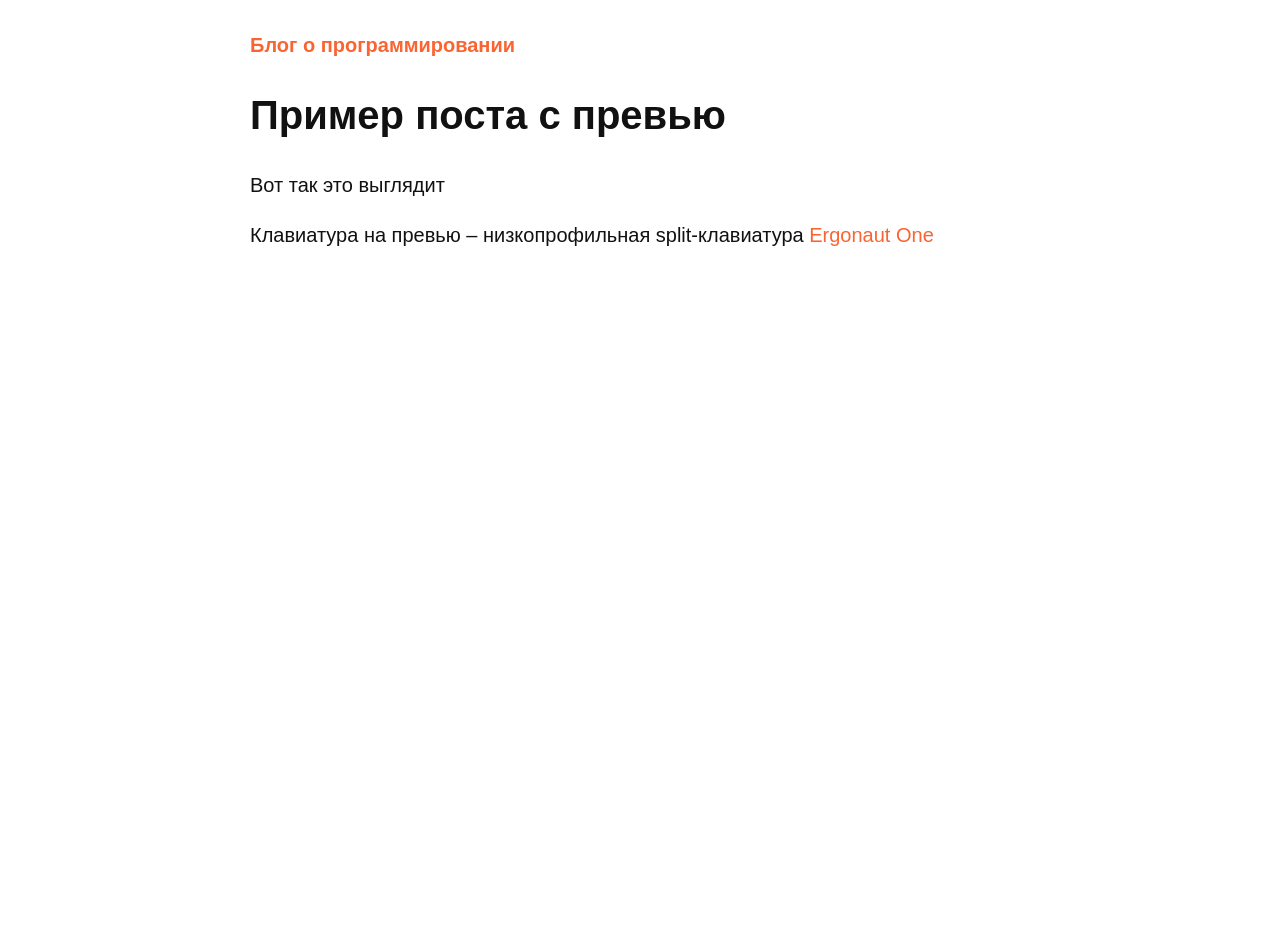
<file: examples/output/programming/post-with-preview/index.html>
<!DOCTYPE html>
<html lang="ru">
<head>
<meta charset="UTF-8">
<meta name="viewport" content="width=device-width, initial-scale=1.0">
<title>Пример поста с превью</title>
<link rel="stylesheet" href="../../style.css">
<link rel="icon" href="../assets/meta/favicon.ico" type="image/x-icon">
<style>:root{
--color-background:#ffffff;
--color-text:#111111;
--color-muted:#666;
--color-accent:#fa6432;
--color-surface:rgba(0, 0, 0, 0.05);
--color-inverse-text:#f7f2ec;
--color-overlay:#080808;
--color-heading:var(--color-text);
--color-border:color-mix(in srgb, var(--color-muted) 28%, transparent);
--color-border-soft:color-mix(in srgb, var(--color-muted) 18%, transparent);
--color-code-bg:color-mix(in srgb, var(--color-surface) 88%, var(--color-background));
--color-code-border:color-mix(in srgb, var(--color-muted) 24%, transparent);
}
/* Background */ .chroma-bg { color: #e6edf3; background-color: #0d1117;-moz-tab-size: 2; -o-tab-size: 2; tab-size: 2; }
/* PreWrapper */ .chroma-chroma { color: #e6edf3; background-color: #0d1117;-moz-tab-size: 2; -o-tab-size: 2; tab-size: 2; -webkit-text-size-adjust: none; }
/* Error */ .chroma-chroma .chroma-err { color: #f85149 }
/* LineLink */ .chroma-chroma .chroma-lnlinks { outline: none; text-decoration: none; color: inherit }
/* LineTableTD */ .chroma-chroma .chroma-lntd { vertical-align: top; padding: 0; margin: 0; border: 0; }
/* LineTable */ .chroma-chroma .chroma-lntable { border-spacing: 0; padding: 0; margin: 0; border: 0; }
/* LineHighlight */ .chroma-chroma .chroma-hl { background-color: #6e7681 }
/* LineNumbersTable */ .chroma-chroma .chroma-lnt { white-space: pre; -webkit-user-select: none; user-select: none; margin-right: 0.4em; padding: 0 0.4em 0 0.4em;color: #737679 }
/* LineNumbers */ .chroma-chroma .chroma-ln { white-space: pre; -webkit-user-select: none; user-select: none; margin-right: 0.4em; padding: 0 0.4em 0 0.4em;color: #6e7681 }
/* Line */ .chroma-chroma .chroma-line { display: flex; }
/* Keyword */ .chroma-chroma .chroma-k { color: #ff7b72 }
/* KeywordConstant */ .chroma-chroma .chroma-kc { color: #79c0ff }
/* KeywordDeclaration */ .chroma-chroma .chroma-kd { color: #ff7b72 }
/* KeywordNamespace */ .chroma-chroma .chroma-kn { color: #ff7b72 }
/* KeywordPseudo */ .chroma-chroma .chroma-kp { color: #79c0ff }
/* KeywordReserved */ .chroma-chroma .chroma-kr { color: #ff7b72 }
/* KeywordType */ .chroma-chroma .chroma-kt { color: #ff7b72 }
/* NameClass */ .chroma-chroma .chroma-nc { color: #f0883e; font-weight: bold }
/* NameConstant */ .chroma-chroma .chroma-no { color: #79c0ff; font-weight: bold }
/* NameDecorator */ .chroma-chroma .chroma-nd { color: #d2a8ff; font-weight: bold }
/* NameEntity */ .chroma-chroma .chroma-ni { color: #ffa657 }
/* NameException */ .chroma-chroma .chroma-ne { color: #f0883e; font-weight: bold }
/* NameLabel */ .chroma-chroma .chroma-nl { color: #79c0ff; font-weight: bold }
/* NameNamespace */ .chroma-chroma .chroma-nn { color: #ff7b72 }
/* NameProperty */ .chroma-chroma .chroma-py { color: #79c0ff }
/* NameTag */ .chroma-chroma .chroma-nt { color: #7ee787 }
/* NameVariable */ .chroma-chroma .chroma-nv { color: #79c0ff }
/* NameVariableClass */ .chroma-chroma .chroma-vc { color: #79c0ff }
/* NameVariableGlobal */ .chroma-chroma .chroma-vg { color: #79c0ff }
/* NameVariableInstance */ .chroma-chroma .chroma-vi { color: #79c0ff }
/* NameVariableMagic */ .chroma-chroma .chroma-vm { color: #79c0ff }
/* NameFunction */ .chroma-chroma .chroma-nf { color: #d2a8ff; font-weight: bold }
/* NameFunctionMagic */ .chroma-chroma .chroma-fm { color: #d2a8ff; font-weight: bold }
/* Literal */ .chroma-chroma .chroma-l { color: #a5d6ff }
/* LiteralDate */ .chroma-chroma .chroma-ld { color: #79c0ff }
/* LiteralString */ .chroma-chroma .chroma-s { color: #a5d6ff }
/* LiteralStringAffix */ .chroma-chroma .chroma-sa { color: #79c0ff }
/* LiteralStringBacktick */ .chroma-chroma .chroma-sb { color: #a5d6ff }
/* LiteralStringChar */ .chroma-chroma .chroma-sc { color: #a5d6ff }
/* LiteralStringDelimiter */ .chroma-chroma .chroma-dl { color: #79c0ff }
/* LiteralStringDoc */ .chroma-chroma .chroma-sd { color: #a5d6ff }
/* LiteralStringDouble */ .chroma-chroma .chroma-s2 { color: #a5d6ff }
/* LiteralStringEscape */ .chroma-chroma .chroma-se { color: #79c0ff }
/* LiteralStringHeredoc */ .chroma-chroma .chroma-sh { color: #79c0ff }
/* LiteralStringInterpol */ .chroma-chroma .chroma-si { color: #a5d6ff }
/* LiteralStringOther */ .chroma-chroma .chroma-sx { color: #a5d6ff }
/* LiteralStringRegex */ .chroma-chroma .chroma-sr { color: #79c0ff }
/* LiteralStringSingle */ .chroma-chroma .chroma-s1 { color: #a5d6ff }
/* LiteralStringSymbol */ .chroma-chroma .chroma-ss { color: #a5d6ff }
/* LiteralNumber */ .chroma-chroma .chroma-m { color: #a5d6ff }
/* LiteralNumberBin */ .chroma-chroma .chroma-mb { color: #a5d6ff }
/* LiteralNumberFloat */ .chroma-chroma .chroma-mf { color: #a5d6ff }
/* LiteralNumberHex */ .chroma-chroma .chroma-mh { color: #a5d6ff }
/* LiteralNumberInteger */ .chroma-chroma .chroma-mi { color: #a5d6ff }
/* LiteralNumberIntegerLong */ .chroma-chroma .chroma-il { color: #a5d6ff }
/* LiteralNumberOct */ .chroma-chroma .chroma-mo { color: #a5d6ff }
/* Operator */ .chroma-chroma .chroma-o { color: #ff7b72; font-weight: bold }
/* OperatorWord */ .chroma-chroma .chroma-ow { color: #ff7b72; font-weight: bold }
/* OperatorReserved */ .chroma-chroma .chroma-or { color: #ff7b72; font-weight: bold }
/* Comment */ .chroma-chroma .chroma-c { color: #8b949e; font-style: italic }
/* CommentHashbang */ .chroma-chroma .chroma-ch { color: #8b949e; font-style: italic }
/* CommentMultiline */ .chroma-chroma .chroma-cm { color: #8b949e; font-style: italic }
/* CommentSingle */ .chroma-chroma .chroma-c1 { color: #8b949e; font-style: italic }
/* CommentSpecial */ .chroma-chroma .chroma-cs { color: #8b949e; font-weight: bold; font-style: italic }
/* CommentPreproc */ .chroma-chroma .chroma-cp { color: #8b949e; font-weight: bold; font-style: italic }
/* CommentPreprocFile */ .chroma-chroma .chroma-cpf { color: #8b949e; font-weight: bold; font-style: italic }
/* GenericDeleted */ .chroma-chroma .chroma-gd { color: #ffa198; background-color: #490202 }
/* GenericEmph */ .chroma-chroma .chroma-ge { font-style: italic }
/* GenericError */ .chroma-chroma .chroma-gr { color: #ffa198 }
/* GenericHeading */ .chroma-chroma .chroma-gh { color: #79c0ff; font-weight: bold }
/* GenericInserted */ .chroma-chroma .chroma-gi { color: #56d364; background-color: #0f5323 }
/* GenericOutput */ .chroma-chroma .chroma-go { color: #8b949e }
/* GenericPrompt */ .chroma-chroma .chroma-gp { color: #8b949e }
/* GenericStrong */ .chroma-chroma .chroma-gs { font-weight: bold }
/* GenericSubheading */ .chroma-chroma .chroma-gu { color: #79c0ff }
/* GenericTraceback */ .chroma-chroma .chroma-gt { color: #ff7b72 }
/* GenericUnderline */ .chroma-chroma .chroma-gl { text-decoration: underline }
/* TextWhitespace */ .chroma-chroma .chroma-w { color: #6e7681 }
</style>
</head>
<body class="page-shell">
<header class="site-header">
<a class="topic-home" href="..">Блог о программировании</a>
</header>
<main class="content-shell">
<h1 class="page-title">Пример поста с превью</h1>

<p>Вот так это выглядит</p>

<p>Клавиатура на превью – низкопрофильная split-клавиатура <a href="https://ergonautkb.com/ru/docs/category/ergonaut-one/">Ergonaut One</a></p>


</main>
</body>
</html>
</file>
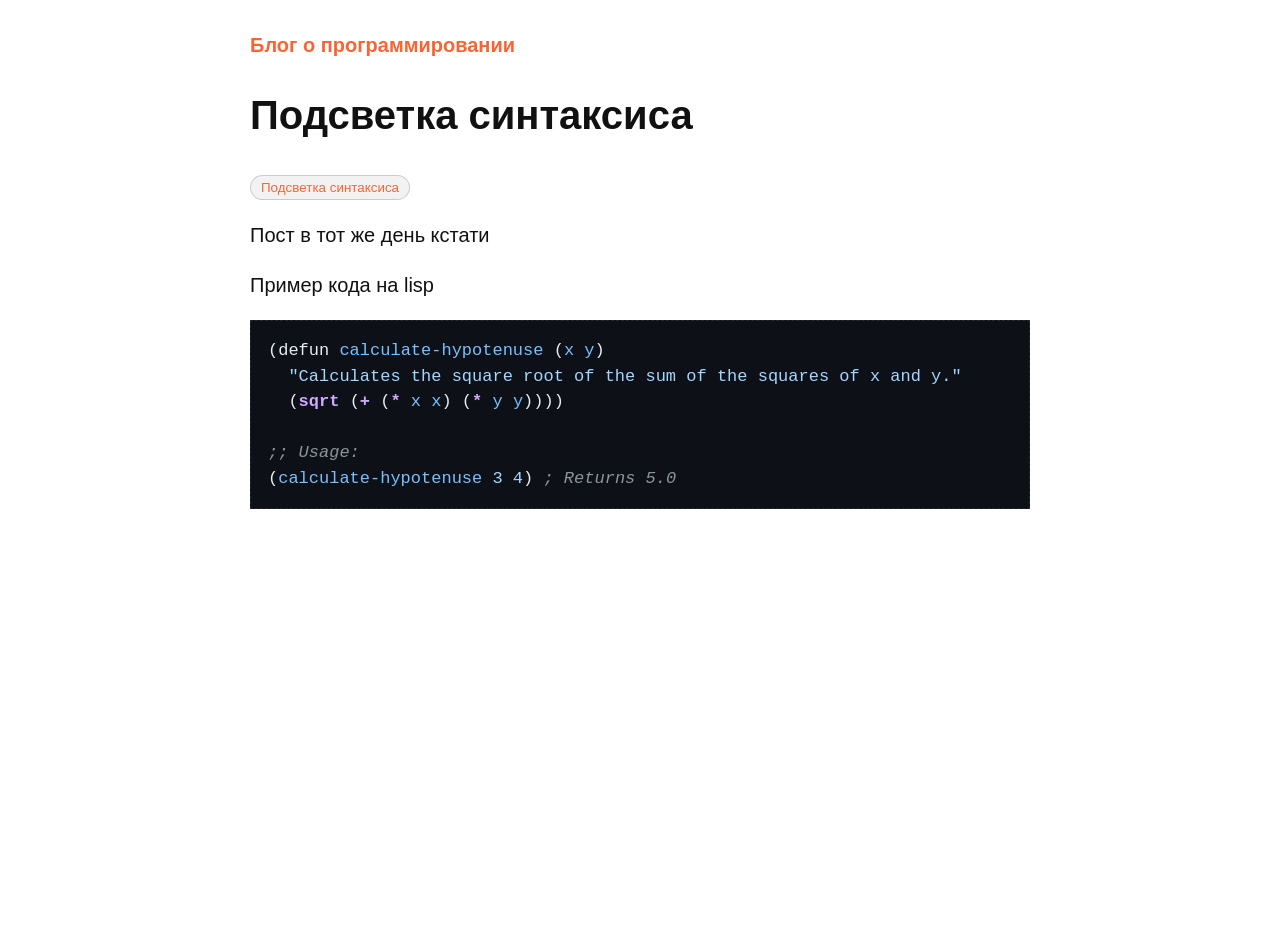
<file: examples/output/programming/syntax-highlighting/index.html>
<!DOCTYPE html>
<html lang="ru">
<head>
<meta charset="UTF-8">
<meta name="viewport" content="width=device-width, initial-scale=1.0">
<title>Подсветка синтаксиса</title>
<link rel="stylesheet" href="../../style.css">
<link rel="icon" href="../assets/meta/favicon.ico" type="image/x-icon">
<style>:root{
--color-background:#ffffff;
--color-text:#111111;
--color-muted:#666;
--color-accent:#fa6432;
--color-surface:rgba(0, 0, 0, 0.05);
--color-inverse-text:#f7f2ec;
--color-overlay:#080808;
--color-heading:var(--color-text);
--color-border:color-mix(in srgb, var(--color-muted) 28%, transparent);
--color-border-soft:color-mix(in srgb, var(--color-muted) 18%, transparent);
--color-code-bg:color-mix(in srgb, var(--color-surface) 88%, var(--color-background));
--color-code-border:color-mix(in srgb, var(--color-muted) 24%, transparent);
}
/* Background */ .chroma-bg { color: #e6edf3; background-color: #0d1117;-moz-tab-size: 2; -o-tab-size: 2; tab-size: 2; }
/* PreWrapper */ .chroma-chroma { color: #e6edf3; background-color: #0d1117;-moz-tab-size: 2; -o-tab-size: 2; tab-size: 2; -webkit-text-size-adjust: none; }
/* Error */ .chroma-chroma .chroma-err { color: #f85149 }
/* LineLink */ .chroma-chroma .chroma-lnlinks { outline: none; text-decoration: none; color: inherit }
/* LineTableTD */ .chroma-chroma .chroma-lntd { vertical-align: top; padding: 0; margin: 0; border: 0; }
/* LineTable */ .chroma-chroma .chroma-lntable { border-spacing: 0; padding: 0; margin: 0; border: 0; }
/* LineHighlight */ .chroma-chroma .chroma-hl { background-color: #6e7681 }
/* LineNumbersTable */ .chroma-chroma .chroma-lnt { white-space: pre; -webkit-user-select: none; user-select: none; margin-right: 0.4em; padding: 0 0.4em 0 0.4em;color: #737679 }
/* LineNumbers */ .chroma-chroma .chroma-ln { white-space: pre; -webkit-user-select: none; user-select: none; margin-right: 0.4em; padding: 0 0.4em 0 0.4em;color: #6e7681 }
/* Line */ .chroma-chroma .chroma-line { display: flex; }
/* Keyword */ .chroma-chroma .chroma-k { color: #ff7b72 }
/* KeywordConstant */ .chroma-chroma .chroma-kc { color: #79c0ff }
/* KeywordDeclaration */ .chroma-chroma .chroma-kd { color: #ff7b72 }
/* KeywordNamespace */ .chroma-chroma .chroma-kn { color: #ff7b72 }
/* KeywordPseudo */ .chroma-chroma .chroma-kp { color: #79c0ff }
/* KeywordReserved */ .chroma-chroma .chroma-kr { color: #ff7b72 }
/* KeywordType */ .chroma-chroma .chroma-kt { color: #ff7b72 }
/* NameClass */ .chroma-chroma .chroma-nc { color: #f0883e; font-weight: bold }
/* NameConstant */ .chroma-chroma .chroma-no { color: #79c0ff; font-weight: bold }
/* NameDecorator */ .chroma-chroma .chroma-nd { color: #d2a8ff; font-weight: bold }
/* NameEntity */ .chroma-chroma .chroma-ni { color: #ffa657 }
/* NameException */ .chroma-chroma .chroma-ne { color: #f0883e; font-weight: bold }
/* NameLabel */ .chroma-chroma .chroma-nl { color: #79c0ff; font-weight: bold }
/* NameNamespace */ .chroma-chroma .chroma-nn { color: #ff7b72 }
/* NameProperty */ .chroma-chroma .chroma-py { color: #79c0ff }
/* NameTag */ .chroma-chroma .chroma-nt { color: #7ee787 }
/* NameVariable */ .chroma-chroma .chroma-nv { color: #79c0ff }
/* NameVariableClass */ .chroma-chroma .chroma-vc { color: #79c0ff }
/* NameVariableGlobal */ .chroma-chroma .chroma-vg { color: #79c0ff }
/* NameVariableInstance */ .chroma-chroma .chroma-vi { color: #79c0ff }
/* NameVariableMagic */ .chroma-chroma .chroma-vm { color: #79c0ff }
/* NameFunction */ .chroma-chroma .chroma-nf { color: #d2a8ff; font-weight: bold }
/* NameFunctionMagic */ .chroma-chroma .chroma-fm { color: #d2a8ff; font-weight: bold }
/* Literal */ .chroma-chroma .chroma-l { color: #a5d6ff }
/* LiteralDate */ .chroma-chroma .chroma-ld { color: #79c0ff }
/* LiteralString */ .chroma-chroma .chroma-s { color: #a5d6ff }
/* LiteralStringAffix */ .chroma-chroma .chroma-sa { color: #79c0ff }
/* LiteralStringBacktick */ .chroma-chroma .chroma-sb { color: #a5d6ff }
/* LiteralStringChar */ .chroma-chroma .chroma-sc { color: #a5d6ff }
/* LiteralStringDelimiter */ .chroma-chroma .chroma-dl { color: #79c0ff }
/* LiteralStringDoc */ .chroma-chroma .chroma-sd { color: #a5d6ff }
/* LiteralStringDouble */ .chroma-chroma .chroma-s2 { color: #a5d6ff }
/* LiteralStringEscape */ .chroma-chroma .chroma-se { color: #79c0ff }
/* LiteralStringHeredoc */ .chroma-chroma .chroma-sh { color: #79c0ff }
/* LiteralStringInterpol */ .chroma-chroma .chroma-si { color: #a5d6ff }
/* LiteralStringOther */ .chroma-chroma .chroma-sx { color: #a5d6ff }
/* LiteralStringRegex */ .chroma-chroma .chroma-sr { color: #79c0ff }
/* LiteralStringSingle */ .chroma-chroma .chroma-s1 { color: #a5d6ff }
/* LiteralStringSymbol */ .chroma-chroma .chroma-ss { color: #a5d6ff }
/* LiteralNumber */ .chroma-chroma .chroma-m { color: #a5d6ff }
/* LiteralNumberBin */ .chroma-chroma .chroma-mb { color: #a5d6ff }
/* LiteralNumberFloat */ .chroma-chroma .chroma-mf { color: #a5d6ff }
/* LiteralNumberHex */ .chroma-chroma .chroma-mh { color: #a5d6ff }
/* LiteralNumberInteger */ .chroma-chroma .chroma-mi { color: #a5d6ff }
/* LiteralNumberIntegerLong */ .chroma-chroma .chroma-il { color: #a5d6ff }
/* LiteralNumberOct */ .chroma-chroma .chroma-mo { color: #a5d6ff }
/* Operator */ .chroma-chroma .chroma-o { color: #ff7b72; font-weight: bold }
/* OperatorWord */ .chroma-chroma .chroma-ow { color: #ff7b72; font-weight: bold }
/* OperatorReserved */ .chroma-chroma .chroma-or { color: #ff7b72; font-weight: bold }
/* Comment */ .chroma-chroma .chroma-c { color: #8b949e; font-style: italic }
/* CommentHashbang */ .chroma-chroma .chroma-ch { color: #8b949e; font-style: italic }
/* CommentMultiline */ .chroma-chroma .chroma-cm { color: #8b949e; font-style: italic }
/* CommentSingle */ .chroma-chroma .chroma-c1 { color: #8b949e; font-style: italic }
/* CommentSpecial */ .chroma-chroma .chroma-cs { color: #8b949e; font-weight: bold; font-style: italic }
/* CommentPreproc */ .chroma-chroma .chroma-cp { color: #8b949e; font-weight: bold; font-style: italic }
/* CommentPreprocFile */ .chroma-chroma .chroma-cpf { color: #8b949e; font-weight: bold; font-style: italic }
/* GenericDeleted */ .chroma-chroma .chroma-gd { color: #ffa198; background-color: #490202 }
/* GenericEmph */ .chroma-chroma .chroma-ge { font-style: italic }
/* GenericError */ .chroma-chroma .chroma-gr { color: #ffa198 }
/* GenericHeading */ .chroma-chroma .chroma-gh { color: #79c0ff; font-weight: bold }
/* GenericInserted */ .chroma-chroma .chroma-gi { color: #56d364; background-color: #0f5323 }
/* GenericOutput */ .chroma-chroma .chroma-go { color: #8b949e }
/* GenericPrompt */ .chroma-chroma .chroma-gp { color: #8b949e }
/* GenericStrong */ .chroma-chroma .chroma-gs { font-weight: bold }
/* GenericSubheading */ .chroma-chroma .chroma-gu { color: #79c0ff }
/* GenericTraceback */ .chroma-chroma .chroma-gt { color: #ff7b72 }
/* GenericUnderline */ .chroma-chroma .chroma-gl { text-decoration: underline }
/* TextWhitespace */ .chroma-chroma .chroma-w { color: #6e7681 }
</style>
</head>
<body class="page-shell">
<header class="site-header">
<a class="topic-home" href="..">Блог о программировании</a>
</header>
<main class="content-shell">
<h1 class="page-title">Подсветка синтаксиса</h1>
<ul class="tag-list"><li><a href="..?tag=podsvetka-sintaksisa">Подсветка синтаксиса</a></li></ul>
<p>Пост в тот же день кстати</p>

<p>Пример кода на lisp</p>
<pre class="chroma-chroma"><code><span class="chroma-line"><span class="chroma-cl"><span class="chroma-p">(</span><span class="chroma-nb">defun</span> <span class="chroma-nv">calculate-hypotenuse</span> <span class="chroma-p">(</span><span class="chroma-nv">x</span> <span class="chroma-nv">y</span><span class="chroma-p">)</span>
</span></span><span class="chroma-line"><span class="chroma-cl">  <span class="chroma-s">&#34;Calculates the square root of the sum of the squares of x and y.&#34;</span>
</span></span><span class="chroma-line"><span class="chroma-cl">  <span class="chroma-p">(</span><span class="chroma-nf">sqrt</span> <span class="chroma-p">(</span><span class="chroma-nf">+</span> <span class="chroma-p">(</span><span class="chroma-nf">*</span> <span class="chroma-nv">x</span> <span class="chroma-nv">x</span><span class="chroma-p">)</span> <span class="chroma-p">(</span><span class="chroma-nf">*</span> <span class="chroma-nv">y</span> <span class="chroma-nv">y</span><span class="chroma-p">))))</span>
</span></span><span class="chroma-line"><span class="chroma-cl">
</span></span><span class="chroma-line"><span class="chroma-cl"><span class="chroma-c1">;; Usage:</span>
</span></span><span class="chroma-line"><span class="chroma-cl"><span class="chroma-p">(</span><span class="chroma-nv">calculate-hypotenuse</span> <span class="chroma-mi">3</span> <span class="chroma-mi">4</span><span class="chroma-p">)</span> <span class="chroma-c1">; Returns 5.0</span>
</span></span></code></pre>

</main>
</body>
</html>
</file>
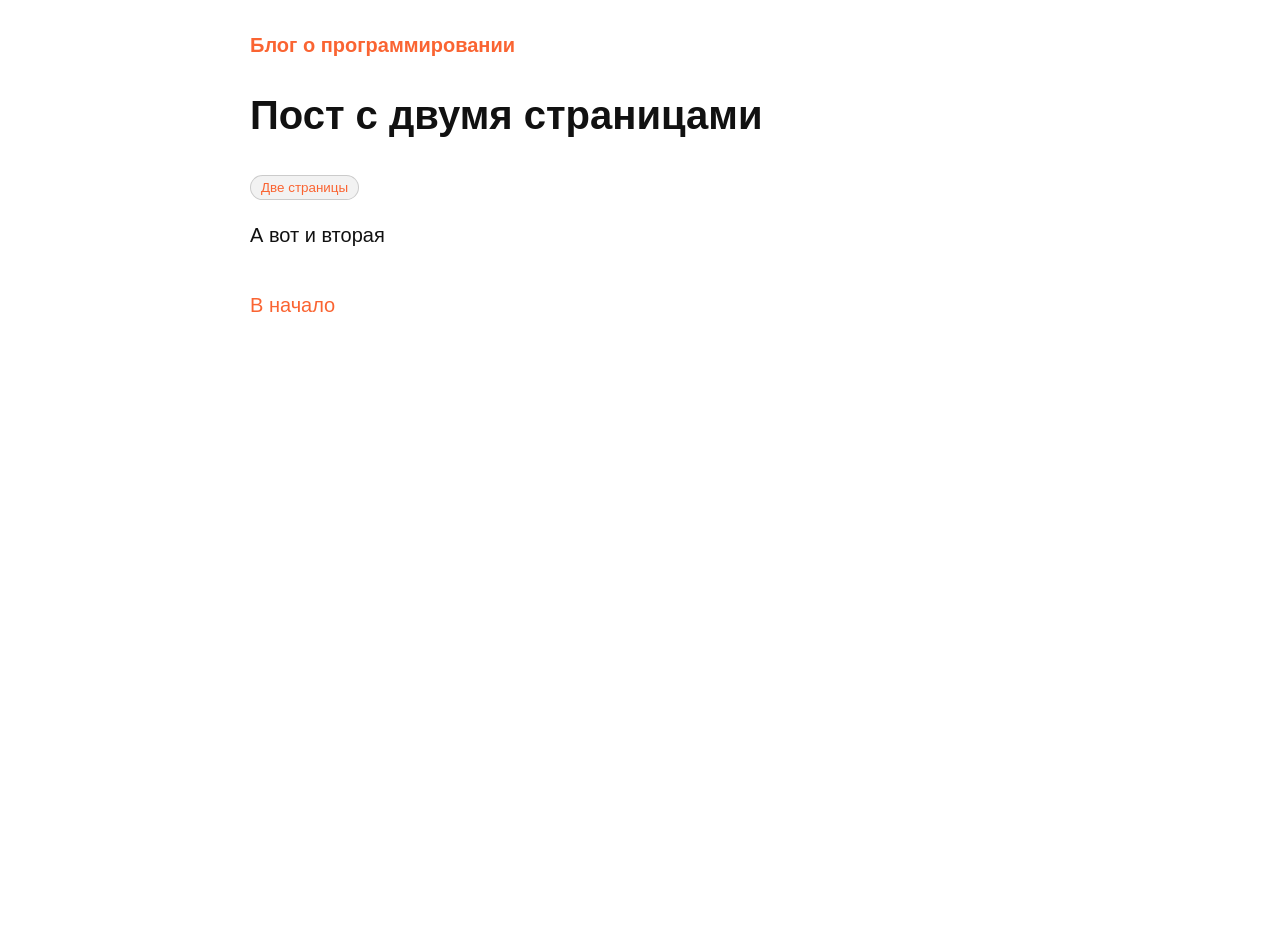
<file: examples/output/programming/two-pages-post-2/index.html>
<!DOCTYPE html>
<html lang="ru">
<head>
<meta charset="UTF-8">
<meta name="viewport" content="width=device-width, initial-scale=1.0">
<title>Пост с двумя страницами</title>
<link rel="stylesheet" href="../../style.css">
<link rel="icon" href="../assets/meta/favicon.ico" type="image/x-icon">
<style>:root{
--color-background:#ffffff;
--color-text:#111111;
--color-muted:#666;
--color-accent:#fa6432;
--color-surface:rgba(0, 0, 0, 0.05);
--color-inverse-text:#f7f2ec;
--color-overlay:#080808;
--color-heading:var(--color-text);
--color-border:color-mix(in srgb, var(--color-muted) 28%, transparent);
--color-border-soft:color-mix(in srgb, var(--color-muted) 18%, transparent);
--color-code-bg:color-mix(in srgb, var(--color-surface) 88%, var(--color-background));
--color-code-border:color-mix(in srgb, var(--color-muted) 24%, transparent);
}
/* Background */ .chroma-bg { color: #e6edf3; background-color: #0d1117;-moz-tab-size: 2; -o-tab-size: 2; tab-size: 2; }
/* PreWrapper */ .chroma-chroma { color: #e6edf3; background-color: #0d1117;-moz-tab-size: 2; -o-tab-size: 2; tab-size: 2; -webkit-text-size-adjust: none; }
/* Error */ .chroma-chroma .chroma-err { color: #f85149 }
/* LineLink */ .chroma-chroma .chroma-lnlinks { outline: none; text-decoration: none; color: inherit }
/* LineTableTD */ .chroma-chroma .chroma-lntd { vertical-align: top; padding: 0; margin: 0; border: 0; }
/* LineTable */ .chroma-chroma .chroma-lntable { border-spacing: 0; padding: 0; margin: 0; border: 0; }
/* LineHighlight */ .chroma-chroma .chroma-hl { background-color: #6e7681 }
/* LineNumbersTable */ .chroma-chroma .chroma-lnt { white-space: pre; -webkit-user-select: none; user-select: none; margin-right: 0.4em; padding: 0 0.4em 0 0.4em;color: #737679 }
/* LineNumbers */ .chroma-chroma .chroma-ln { white-space: pre; -webkit-user-select: none; user-select: none; margin-right: 0.4em; padding: 0 0.4em 0 0.4em;color: #6e7681 }
/* Line */ .chroma-chroma .chroma-line { display: flex; }
/* Keyword */ .chroma-chroma .chroma-k { color: #ff7b72 }
/* KeywordConstant */ .chroma-chroma .chroma-kc { color: #79c0ff }
/* KeywordDeclaration */ .chroma-chroma .chroma-kd { color: #ff7b72 }
/* KeywordNamespace */ .chroma-chroma .chroma-kn { color: #ff7b72 }
/* KeywordPseudo */ .chroma-chroma .chroma-kp { color: #79c0ff }
/* KeywordReserved */ .chroma-chroma .chroma-kr { color: #ff7b72 }
/* KeywordType */ .chroma-chroma .chroma-kt { color: #ff7b72 }
/* NameClass */ .chroma-chroma .chroma-nc { color: #f0883e; font-weight: bold }
/* NameConstant */ .chroma-chroma .chroma-no { color: #79c0ff; font-weight: bold }
/* NameDecorator */ .chroma-chroma .chroma-nd { color: #d2a8ff; font-weight: bold }
/* NameEntity */ .chroma-chroma .chroma-ni { color: #ffa657 }
/* NameException */ .chroma-chroma .chroma-ne { color: #f0883e; font-weight: bold }
/* NameLabel */ .chroma-chroma .chroma-nl { color: #79c0ff; font-weight: bold }
/* NameNamespace */ .chroma-chroma .chroma-nn { color: #ff7b72 }
/* NameProperty */ .chroma-chroma .chroma-py { color: #79c0ff }
/* NameTag */ .chroma-chroma .chroma-nt { color: #7ee787 }
/* NameVariable */ .chroma-chroma .chroma-nv { color: #79c0ff }
/* NameVariableClass */ .chroma-chroma .chroma-vc { color: #79c0ff }
/* NameVariableGlobal */ .chroma-chroma .chroma-vg { color: #79c0ff }
/* NameVariableInstance */ .chroma-chroma .chroma-vi { color: #79c0ff }
/* NameVariableMagic */ .chroma-chroma .chroma-vm { color: #79c0ff }
/* NameFunction */ .chroma-chroma .chroma-nf { color: #d2a8ff; font-weight: bold }
/* NameFunctionMagic */ .chroma-chroma .chroma-fm { color: #d2a8ff; font-weight: bold }
/* Literal */ .chroma-chroma .chroma-l { color: #a5d6ff }
/* LiteralDate */ .chroma-chroma .chroma-ld { color: #79c0ff }
/* LiteralString */ .chroma-chroma .chroma-s { color: #a5d6ff }
/* LiteralStringAffix */ .chroma-chroma .chroma-sa { color: #79c0ff }
/* LiteralStringBacktick */ .chroma-chroma .chroma-sb { color: #a5d6ff }
/* LiteralStringChar */ .chroma-chroma .chroma-sc { color: #a5d6ff }
/* LiteralStringDelimiter */ .chroma-chroma .chroma-dl { color: #79c0ff }
/* LiteralStringDoc */ .chroma-chroma .chroma-sd { color: #a5d6ff }
/* LiteralStringDouble */ .chroma-chroma .chroma-s2 { color: #a5d6ff }
/* LiteralStringEscape */ .chroma-chroma .chroma-se { color: #79c0ff }
/* LiteralStringHeredoc */ .chroma-chroma .chroma-sh { color: #79c0ff }
/* LiteralStringInterpol */ .chroma-chroma .chroma-si { color: #a5d6ff }
/* LiteralStringOther */ .chroma-chroma .chroma-sx { color: #a5d6ff }
/* LiteralStringRegex */ .chroma-chroma .chroma-sr { color: #79c0ff }
/* LiteralStringSingle */ .chroma-chroma .chroma-s1 { color: #a5d6ff }
/* LiteralStringSymbol */ .chroma-chroma .chroma-ss { color: #a5d6ff }
/* LiteralNumber */ .chroma-chroma .chroma-m { color: #a5d6ff }
/* LiteralNumberBin */ .chroma-chroma .chroma-mb { color: #a5d6ff }
/* LiteralNumberFloat */ .chroma-chroma .chroma-mf { color: #a5d6ff }
/* LiteralNumberHex */ .chroma-chroma .chroma-mh { color: #a5d6ff }
/* LiteralNumberInteger */ .chroma-chroma .chroma-mi { color: #a5d6ff }
/* LiteralNumberIntegerLong */ .chroma-chroma .chroma-il { color: #a5d6ff }
/* LiteralNumberOct */ .chroma-chroma .chroma-mo { color: #a5d6ff }
/* Operator */ .chroma-chroma .chroma-o { color: #ff7b72; font-weight: bold }
/* OperatorWord */ .chroma-chroma .chroma-ow { color: #ff7b72; font-weight: bold }
/* OperatorReserved */ .chroma-chroma .chroma-or { color: #ff7b72; font-weight: bold }
/* Comment */ .chroma-chroma .chroma-c { color: #8b949e; font-style: italic }
/* CommentHashbang */ .chroma-chroma .chroma-ch { color: #8b949e; font-style: italic }
/* CommentMultiline */ .chroma-chroma .chroma-cm { color: #8b949e; font-style: italic }
/* CommentSingle */ .chroma-chroma .chroma-c1 { color: #8b949e; font-style: italic }
/* CommentSpecial */ .chroma-chroma .chroma-cs { color: #8b949e; font-weight: bold; font-style: italic }
/* CommentPreproc */ .chroma-chroma .chroma-cp { color: #8b949e; font-weight: bold; font-style: italic }
/* CommentPreprocFile */ .chroma-chroma .chroma-cpf { color: #8b949e; font-weight: bold; font-style: italic }
/* GenericDeleted */ .chroma-chroma .chroma-gd { color: #ffa198; background-color: #490202 }
/* GenericEmph */ .chroma-chroma .chroma-ge { font-style: italic }
/* GenericError */ .chroma-chroma .chroma-gr { color: #ffa198 }
/* GenericHeading */ .chroma-chroma .chroma-gh { color: #79c0ff; font-weight: bold }
/* GenericInserted */ .chroma-chroma .chroma-gi { color: #56d364; background-color: #0f5323 }
/* GenericOutput */ .chroma-chroma .chroma-go { color: #8b949e }
/* GenericPrompt */ .chroma-chroma .chroma-gp { color: #8b949e }
/* GenericStrong */ .chroma-chroma .chroma-gs { font-weight: bold }
/* GenericSubheading */ .chroma-chroma .chroma-gu { color: #79c0ff }
/* GenericTraceback */ .chroma-chroma .chroma-gt { color: #ff7b72 }
/* GenericUnderline */ .chroma-chroma .chroma-gl { text-decoration: underline }
/* TextWhitespace */ .chroma-chroma .chroma-w { color: #6e7681 }
</style>
</head>
<body class="page-shell">
<header class="site-header">
<a class="topic-home" href="..">Блог о программировании</a>
</header>
<main class="content-shell">
<h1 class="page-title">Пост с двумя страницами</h1>
<ul class="tag-list"><li><a href="..?tag=dve-stranitsy">Две страницы</a></li></ul>
<p>А вот и вторая</p>

<nav class="page-nav"><a href="../two-pages-post">В начало</a></nav>
</main>
</body>
</html>
</file>
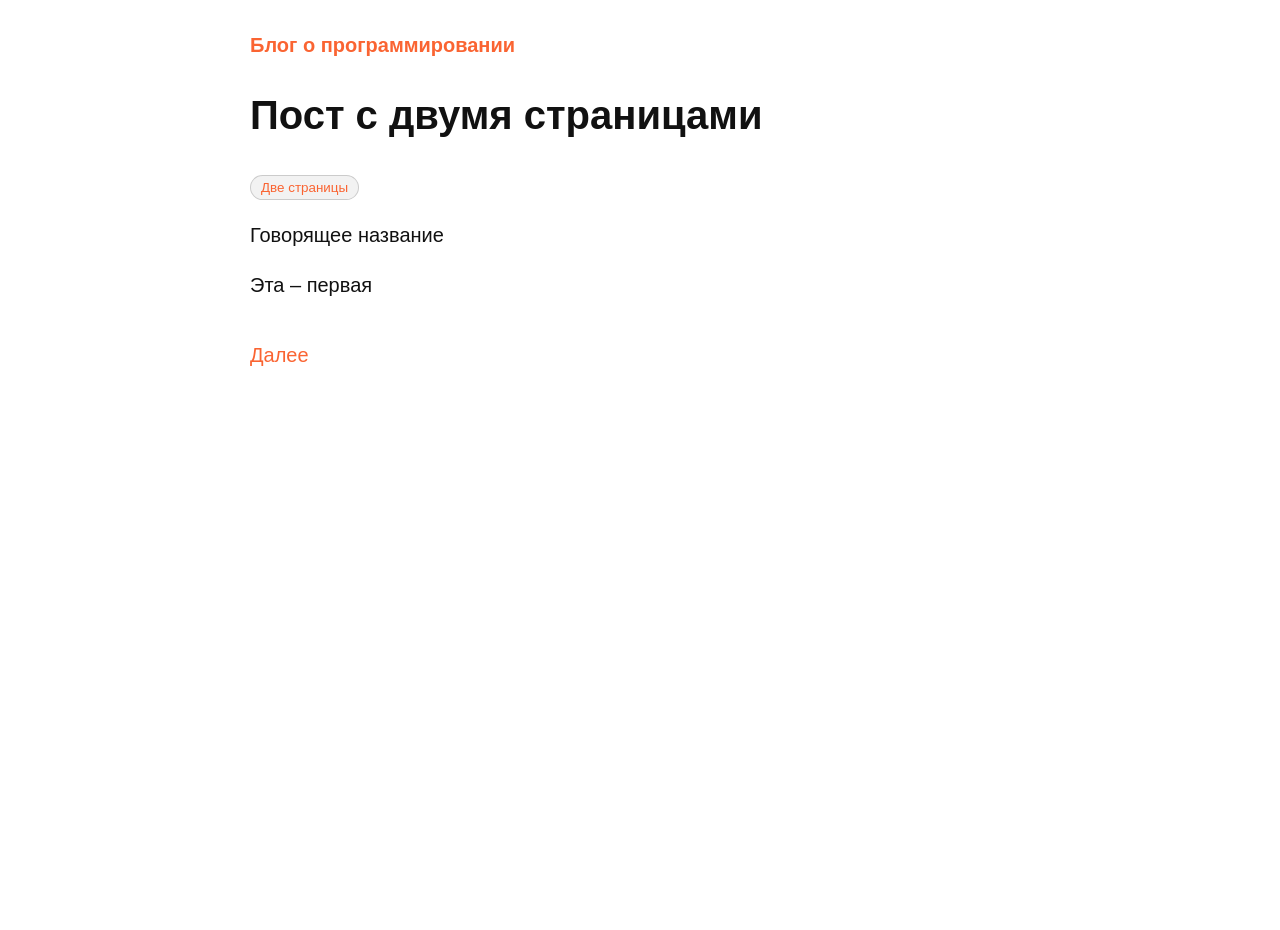
<file: examples/output/programming/two-pages-post/index.html>
<!DOCTYPE html>
<html lang="ru">
<head>
<meta charset="UTF-8">
<meta name="viewport" content="width=device-width, initial-scale=1.0">
<title>Пост с двумя страницами</title>
<link rel="stylesheet" href="../../style.css">
<link rel="icon" href="../assets/meta/favicon.ico" type="image/x-icon">
<style>:root{
--color-background:#ffffff;
--color-text:#111111;
--color-muted:#666;
--color-accent:#fa6432;
--color-surface:rgba(0, 0, 0, 0.05);
--color-inverse-text:#f7f2ec;
--color-overlay:#080808;
--color-heading:var(--color-text);
--color-border:color-mix(in srgb, var(--color-muted) 28%, transparent);
--color-border-soft:color-mix(in srgb, var(--color-muted) 18%, transparent);
--color-code-bg:color-mix(in srgb, var(--color-surface) 88%, var(--color-background));
--color-code-border:color-mix(in srgb, var(--color-muted) 24%, transparent);
}
/* Background */ .chroma-bg { color: #e6edf3; background-color: #0d1117;-moz-tab-size: 2; -o-tab-size: 2; tab-size: 2; }
/* PreWrapper */ .chroma-chroma { color: #e6edf3; background-color: #0d1117;-moz-tab-size: 2; -o-tab-size: 2; tab-size: 2; -webkit-text-size-adjust: none; }
/* Error */ .chroma-chroma .chroma-err { color: #f85149 }
/* LineLink */ .chroma-chroma .chroma-lnlinks { outline: none; text-decoration: none; color: inherit }
/* LineTableTD */ .chroma-chroma .chroma-lntd { vertical-align: top; padding: 0; margin: 0; border: 0; }
/* LineTable */ .chroma-chroma .chroma-lntable { border-spacing: 0; padding: 0; margin: 0; border: 0; }
/* LineHighlight */ .chroma-chroma .chroma-hl { background-color: #6e7681 }
/* LineNumbersTable */ .chroma-chroma .chroma-lnt { white-space: pre; -webkit-user-select: none; user-select: none; margin-right: 0.4em; padding: 0 0.4em 0 0.4em;color: #737679 }
/* LineNumbers */ .chroma-chroma .chroma-ln { white-space: pre; -webkit-user-select: none; user-select: none; margin-right: 0.4em; padding: 0 0.4em 0 0.4em;color: #6e7681 }
/* Line */ .chroma-chroma .chroma-line { display: flex; }
/* Keyword */ .chroma-chroma .chroma-k { color: #ff7b72 }
/* KeywordConstant */ .chroma-chroma .chroma-kc { color: #79c0ff }
/* KeywordDeclaration */ .chroma-chroma .chroma-kd { color: #ff7b72 }
/* KeywordNamespace */ .chroma-chroma .chroma-kn { color: #ff7b72 }
/* KeywordPseudo */ .chroma-chroma .chroma-kp { color: #79c0ff }
/* KeywordReserved */ .chroma-chroma .chroma-kr { color: #ff7b72 }
/* KeywordType */ .chroma-chroma .chroma-kt { color: #ff7b72 }
/* NameClass */ .chroma-chroma .chroma-nc { color: #f0883e; font-weight: bold }
/* NameConstant */ .chroma-chroma .chroma-no { color: #79c0ff; font-weight: bold }
/* NameDecorator */ .chroma-chroma .chroma-nd { color: #d2a8ff; font-weight: bold }
/* NameEntity */ .chroma-chroma .chroma-ni { color: #ffa657 }
/* NameException */ .chroma-chroma .chroma-ne { color: #f0883e; font-weight: bold }
/* NameLabel */ .chroma-chroma .chroma-nl { color: #79c0ff; font-weight: bold }
/* NameNamespace */ .chroma-chroma .chroma-nn { color: #ff7b72 }
/* NameProperty */ .chroma-chroma .chroma-py { color: #79c0ff }
/* NameTag */ .chroma-chroma .chroma-nt { color: #7ee787 }
/* NameVariable */ .chroma-chroma .chroma-nv { color: #79c0ff }
/* NameVariableClass */ .chroma-chroma .chroma-vc { color: #79c0ff }
/* NameVariableGlobal */ .chroma-chroma .chroma-vg { color: #79c0ff }
/* NameVariableInstance */ .chroma-chroma .chroma-vi { color: #79c0ff }
/* NameVariableMagic */ .chroma-chroma .chroma-vm { color: #79c0ff }
/* NameFunction */ .chroma-chroma .chroma-nf { color: #d2a8ff; font-weight: bold }
/* NameFunctionMagic */ .chroma-chroma .chroma-fm { color: #d2a8ff; font-weight: bold }
/* Literal */ .chroma-chroma .chroma-l { color: #a5d6ff }
/* LiteralDate */ .chroma-chroma .chroma-ld { color: #79c0ff }
/* LiteralString */ .chroma-chroma .chroma-s { color: #a5d6ff }
/* LiteralStringAffix */ .chroma-chroma .chroma-sa { color: #79c0ff }
/* LiteralStringBacktick */ .chroma-chroma .chroma-sb { color: #a5d6ff }
/* LiteralStringChar */ .chroma-chroma .chroma-sc { color: #a5d6ff }
/* LiteralStringDelimiter */ .chroma-chroma .chroma-dl { color: #79c0ff }
/* LiteralStringDoc */ .chroma-chroma .chroma-sd { color: #a5d6ff }
/* LiteralStringDouble */ .chroma-chroma .chroma-s2 { color: #a5d6ff }
/* LiteralStringEscape */ .chroma-chroma .chroma-se { color: #79c0ff }
/* LiteralStringHeredoc */ .chroma-chroma .chroma-sh { color: #79c0ff }
/* LiteralStringInterpol */ .chroma-chroma .chroma-si { color: #a5d6ff }
/* LiteralStringOther */ .chroma-chroma .chroma-sx { color: #a5d6ff }
/* LiteralStringRegex */ .chroma-chroma .chroma-sr { color: #79c0ff }
/* LiteralStringSingle */ .chroma-chroma .chroma-s1 { color: #a5d6ff }
/* LiteralStringSymbol */ .chroma-chroma .chroma-ss { color: #a5d6ff }
/* LiteralNumber */ .chroma-chroma .chroma-m { color: #a5d6ff }
/* LiteralNumberBin */ .chroma-chroma .chroma-mb { color: #a5d6ff }
/* LiteralNumberFloat */ .chroma-chroma .chroma-mf { color: #a5d6ff }
/* LiteralNumberHex */ .chroma-chroma .chroma-mh { color: #a5d6ff }
/* LiteralNumberInteger */ .chroma-chroma .chroma-mi { color: #a5d6ff }
/* LiteralNumberIntegerLong */ .chroma-chroma .chroma-il { color: #a5d6ff }
/* LiteralNumberOct */ .chroma-chroma .chroma-mo { color: #a5d6ff }
/* Operator */ .chroma-chroma .chroma-o { color: #ff7b72; font-weight: bold }
/* OperatorWord */ .chroma-chroma .chroma-ow { color: #ff7b72; font-weight: bold }
/* OperatorReserved */ .chroma-chroma .chroma-or { color: #ff7b72; font-weight: bold }
/* Comment */ .chroma-chroma .chroma-c { color: #8b949e; font-style: italic }
/* CommentHashbang */ .chroma-chroma .chroma-ch { color: #8b949e; font-style: italic }
/* CommentMultiline */ .chroma-chroma .chroma-cm { color: #8b949e; font-style: italic }
/* CommentSingle */ .chroma-chroma .chroma-c1 { color: #8b949e; font-style: italic }
/* CommentSpecial */ .chroma-chroma .chroma-cs { color: #8b949e; font-weight: bold; font-style: italic }
/* CommentPreproc */ .chroma-chroma .chroma-cp { color: #8b949e; font-weight: bold; font-style: italic }
/* CommentPreprocFile */ .chroma-chroma .chroma-cpf { color: #8b949e; font-weight: bold; font-style: italic }
/* GenericDeleted */ .chroma-chroma .chroma-gd { color: #ffa198; background-color: #490202 }
/* GenericEmph */ .chroma-chroma .chroma-ge { font-style: italic }
/* GenericError */ .chroma-chroma .chroma-gr { color: #ffa198 }
/* GenericHeading */ .chroma-chroma .chroma-gh { color: #79c0ff; font-weight: bold }
/* GenericInserted */ .chroma-chroma .chroma-gi { color: #56d364; background-color: #0f5323 }
/* GenericOutput */ .chroma-chroma .chroma-go { color: #8b949e }
/* GenericPrompt */ .chroma-chroma .chroma-gp { color: #8b949e }
/* GenericStrong */ .chroma-chroma .chroma-gs { font-weight: bold }
/* GenericSubheading */ .chroma-chroma .chroma-gu { color: #79c0ff }
/* GenericTraceback */ .chroma-chroma .chroma-gt { color: #ff7b72 }
/* GenericUnderline */ .chroma-chroma .chroma-gl { text-decoration: underline }
/* TextWhitespace */ .chroma-chroma .chroma-w { color: #6e7681 }
</style>
</head>
<body class="page-shell">
<header class="site-header">
<a class="topic-home" href="..">Блог о программировании</a>
</header>
<main class="content-shell">
<h1 class="page-title">Пост с двумя страницами</h1>
<ul class="tag-list"><li><a href="..?tag=dve-stranitsy">Две страницы</a></li></ul>
<p>Говорящее название</p>

<p>Эта – первая</p>

<nav class="page-nav"><a href="../two-pages-post-2">Далее</a></nav>
</main>
</body>
</html>
</file>
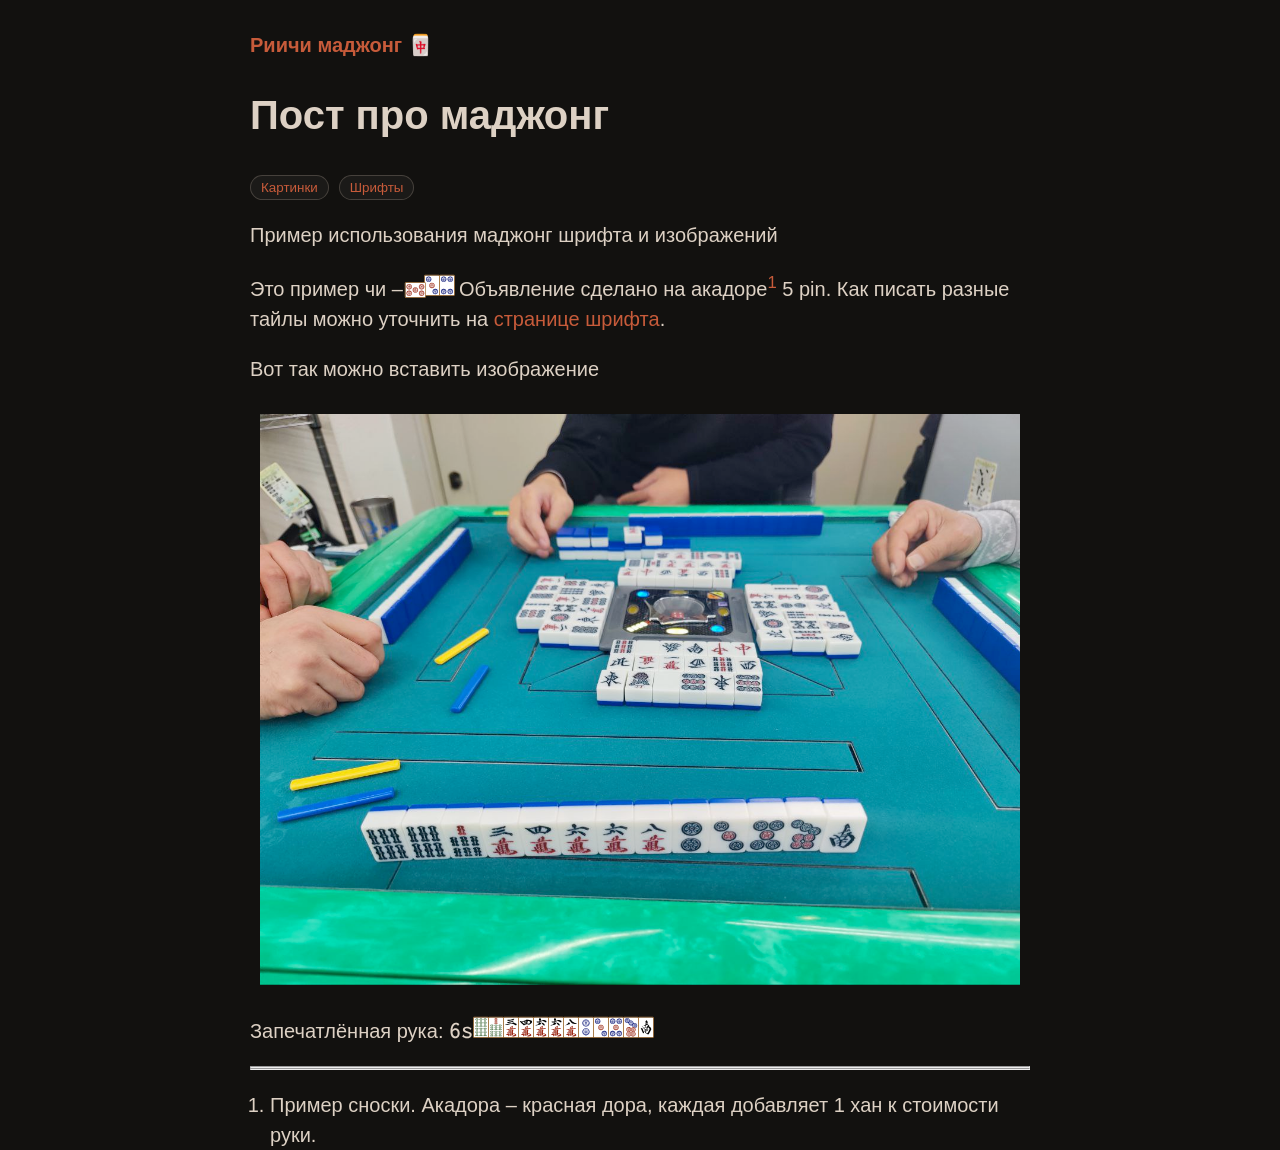
<file: examples/output/riichi-mahjong/mahjong-post/index.html>
<!DOCTYPE html>
<html lang="ru">
<head>
<meta charset="UTF-8">
<meta name="viewport" content="width=device-width, initial-scale=1.0">
<title>Пост про маджонг</title>
<link rel="stylesheet" href="../../style.css">
<link rel="icon" href="../assets/meta/favicon.ico" type="image/x-icon">
<style>:root{
--color-background:#12110f;
--color-text:#ddd1c4;
--color-muted:#b8a99a;
--color-accent:#c75b3a;
--color-surface:rgba(255, 255, 255, 0.04);
--color-inverse-text:#f2e8dc;
--color-overlay:#080808;
--color-heading:var(--color-text);
--color-border:color-mix(in srgb, var(--color-muted) 28%, transparent);
--color-border-soft:color-mix(in srgb, var(--color-muted) 18%, transparent);
--color-code-bg:color-mix(in srgb, var(--color-surface) 88%, var(--color-background));
--color-code-border:color-mix(in srgb, var(--color-muted) 24%, transparent);
}
/* Background */ .chroma-bg { color: #e6edf3; background-color: #0d1117;-moz-tab-size: 2; -o-tab-size: 2; tab-size: 2; }
/* PreWrapper */ .chroma-chroma { color: #e6edf3; background-color: #0d1117;-moz-tab-size: 2; -o-tab-size: 2; tab-size: 2; -webkit-text-size-adjust: none; }
/* Error */ .chroma-chroma .chroma-err { color: #f85149 }
/* LineLink */ .chroma-chroma .chroma-lnlinks { outline: none; text-decoration: none; color: inherit }
/* LineTableTD */ .chroma-chroma .chroma-lntd { vertical-align: top; padding: 0; margin: 0; border: 0; }
/* LineTable */ .chroma-chroma .chroma-lntable { border-spacing: 0; padding: 0; margin: 0; border: 0; }
/* LineHighlight */ .chroma-chroma .chroma-hl { background-color: #6e7681 }
/* LineNumbersTable */ .chroma-chroma .chroma-lnt { white-space: pre; -webkit-user-select: none; user-select: none; margin-right: 0.4em; padding: 0 0.4em 0 0.4em;color: #737679 }
/* LineNumbers */ .chroma-chroma .chroma-ln { white-space: pre; -webkit-user-select: none; user-select: none; margin-right: 0.4em; padding: 0 0.4em 0 0.4em;color: #6e7681 }
/* Line */ .chroma-chroma .chroma-line { display: flex; }
/* Keyword */ .chroma-chroma .chroma-k { color: #ff7b72 }
/* KeywordConstant */ .chroma-chroma .chroma-kc { color: #79c0ff }
/* KeywordDeclaration */ .chroma-chroma .chroma-kd { color: #ff7b72 }
/* KeywordNamespace */ .chroma-chroma .chroma-kn { color: #ff7b72 }
/* KeywordPseudo */ .chroma-chroma .chroma-kp { color: #79c0ff }
/* KeywordReserved */ .chroma-chroma .chroma-kr { color: #ff7b72 }
/* KeywordType */ .chroma-chroma .chroma-kt { color: #ff7b72 }
/* NameClass */ .chroma-chroma .chroma-nc { color: #f0883e; font-weight: bold }
/* NameConstant */ .chroma-chroma .chroma-no { color: #79c0ff; font-weight: bold }
/* NameDecorator */ .chroma-chroma .chroma-nd { color: #d2a8ff; font-weight: bold }
/* NameEntity */ .chroma-chroma .chroma-ni { color: #ffa657 }
/* NameException */ .chroma-chroma .chroma-ne { color: #f0883e; font-weight: bold }
/* NameLabel */ .chroma-chroma .chroma-nl { color: #79c0ff; font-weight: bold }
/* NameNamespace */ .chroma-chroma .chroma-nn { color: #ff7b72 }
/* NameProperty */ .chroma-chroma .chroma-py { color: #79c0ff }
/* NameTag */ .chroma-chroma .chroma-nt { color: #7ee787 }
/* NameVariable */ .chroma-chroma .chroma-nv { color: #79c0ff }
/* NameVariableClass */ .chroma-chroma .chroma-vc { color: #79c0ff }
/* NameVariableGlobal */ .chroma-chroma .chroma-vg { color: #79c0ff }
/* NameVariableInstance */ .chroma-chroma .chroma-vi { color: #79c0ff }
/* NameVariableMagic */ .chroma-chroma .chroma-vm { color: #79c0ff }
/* NameFunction */ .chroma-chroma .chroma-nf { color: #d2a8ff; font-weight: bold }
/* NameFunctionMagic */ .chroma-chroma .chroma-fm { color: #d2a8ff; font-weight: bold }
/* Literal */ .chroma-chroma .chroma-l { color: #a5d6ff }
/* LiteralDate */ .chroma-chroma .chroma-ld { color: #79c0ff }
/* LiteralString */ .chroma-chroma .chroma-s { color: #a5d6ff }
/* LiteralStringAffix */ .chroma-chroma .chroma-sa { color: #79c0ff }
/* LiteralStringBacktick */ .chroma-chroma .chroma-sb { color: #a5d6ff }
/* LiteralStringChar */ .chroma-chroma .chroma-sc { color: #a5d6ff }
/* LiteralStringDelimiter */ .chroma-chroma .chroma-dl { color: #79c0ff }
/* LiteralStringDoc */ .chroma-chroma .chroma-sd { color: #a5d6ff }
/* LiteralStringDouble */ .chroma-chroma .chroma-s2 { color: #a5d6ff }
/* LiteralStringEscape */ .chroma-chroma .chroma-se { color: #79c0ff }
/* LiteralStringHeredoc */ .chroma-chroma .chroma-sh { color: #79c0ff }
/* LiteralStringInterpol */ .chroma-chroma .chroma-si { color: #a5d6ff }
/* LiteralStringOther */ .chroma-chroma .chroma-sx { color: #a5d6ff }
/* LiteralStringRegex */ .chroma-chroma .chroma-sr { color: #79c0ff }
/* LiteralStringSingle */ .chroma-chroma .chroma-s1 { color: #a5d6ff }
/* LiteralStringSymbol */ .chroma-chroma .chroma-ss { color: #a5d6ff }
/* LiteralNumber */ .chroma-chroma .chroma-m { color: #a5d6ff }
/* LiteralNumberBin */ .chroma-chroma .chroma-mb { color: #a5d6ff }
/* LiteralNumberFloat */ .chroma-chroma .chroma-mf { color: #a5d6ff }
/* LiteralNumberHex */ .chroma-chroma .chroma-mh { color: #a5d6ff }
/* LiteralNumberInteger */ .chroma-chroma .chroma-mi { color: #a5d6ff }
/* LiteralNumberIntegerLong */ .chroma-chroma .chroma-il { color: #a5d6ff }
/* LiteralNumberOct */ .chroma-chroma .chroma-mo { color: #a5d6ff }
/* Operator */ .chroma-chroma .chroma-o { color: #ff7b72; font-weight: bold }
/* OperatorWord */ .chroma-chroma .chroma-ow { color: #ff7b72; font-weight: bold }
/* OperatorReserved */ .chroma-chroma .chroma-or { color: #ff7b72; font-weight: bold }
/* Comment */ .chroma-chroma .chroma-c { color: #8b949e; font-style: italic }
/* CommentHashbang */ .chroma-chroma .chroma-ch { color: #8b949e; font-style: italic }
/* CommentMultiline */ .chroma-chroma .chroma-cm { color: #8b949e; font-style: italic }
/* CommentSingle */ .chroma-chroma .chroma-c1 { color: #8b949e; font-style: italic }
/* CommentSpecial */ .chroma-chroma .chroma-cs { color: #8b949e; font-weight: bold; font-style: italic }
/* CommentPreproc */ .chroma-chroma .chroma-cp { color: #8b949e; font-weight: bold; font-style: italic }
/* CommentPreprocFile */ .chroma-chroma .chroma-cpf { color: #8b949e; font-weight: bold; font-style: italic }
/* GenericDeleted */ .chroma-chroma .chroma-gd { color: #ffa198; background-color: #490202 }
/* GenericEmph */ .chroma-chroma .chroma-ge { font-style: italic }
/* GenericError */ .chroma-chroma .chroma-gr { color: #ffa198 }
/* GenericHeading */ .chroma-chroma .chroma-gh { color: #79c0ff; font-weight: bold }
/* GenericInserted */ .chroma-chroma .chroma-gi { color: #56d364; background-color: #0f5323 }
/* GenericOutput */ .chroma-chroma .chroma-go { color: #8b949e }
/* GenericPrompt */ .chroma-chroma .chroma-gp { color: #8b949e }
/* GenericStrong */ .chroma-chroma .chroma-gs { font-weight: bold }
/* GenericSubheading */ .chroma-chroma .chroma-gu { color: #79c0ff }
/* GenericTraceback */ .chroma-chroma .chroma-gt { color: #ff7b72 }
/* GenericUnderline */ .chroma-chroma .chroma-gl { text-decoration: underline }
/* TextWhitespace */ .chroma-chroma .chroma-w { color: #6e7681 }
</style>
</head>
<body class="page-shell">
<header class="site-header">
<a class="topic-home" href="..">Риичи маджонг 🀄️</a>
</header>
<main class="content-shell">
<h1 class="page-title">Пост про маджонг</h1>
<ul class="tag-list"><li><a href="..?tag=kartinki">Картинки</a></li><li><a href="..?tag=shrifty">Шрифты</a></li></ul>
<p>Пример использования маджонг шрифта и изображений</p>

<p>Это пример чи – <span class="font-riichi-mahjong-colorful"><span class="font-riichi-mahjong-colorful-run"><span class="rot-90"><span class="rot-90-char">5p*</span></span>🀛🀜</span></span> Объявление сделано на акадоре<sup class="footnote-ref" id="fnref:-"><a href="#fn:-">1</a></sup> 5 pin. Как писать разные тайлы можно уточнить на <a href="https://github.com/rutopio/Japanese-Mahjong-Font-with-OpenType/">странице шрифта</a>.</p>

<p>Вот так можно вставить изображение</p>

<p><img src="../assets/mahjong-post/image-by-Tairagi-Makoto.png" alt=""></p>

<p>Запечатлённая рука: <span class="font-riichi-mahjong-colorful"><span class="font-riichi-mahjong-colorful-run">6s6s7s3m4m6m6m8m2p3p5p7p2z</span></span></p>

<hr>

<div class="footnotes">

<hr>

<ol>
<li id="fn:-">Пример сноски. Акадора – красная дора, каждая добавляет 1 хан к стоимости руки.</li>
</ol>

</div>


</main>
</body>
</html>
</file>
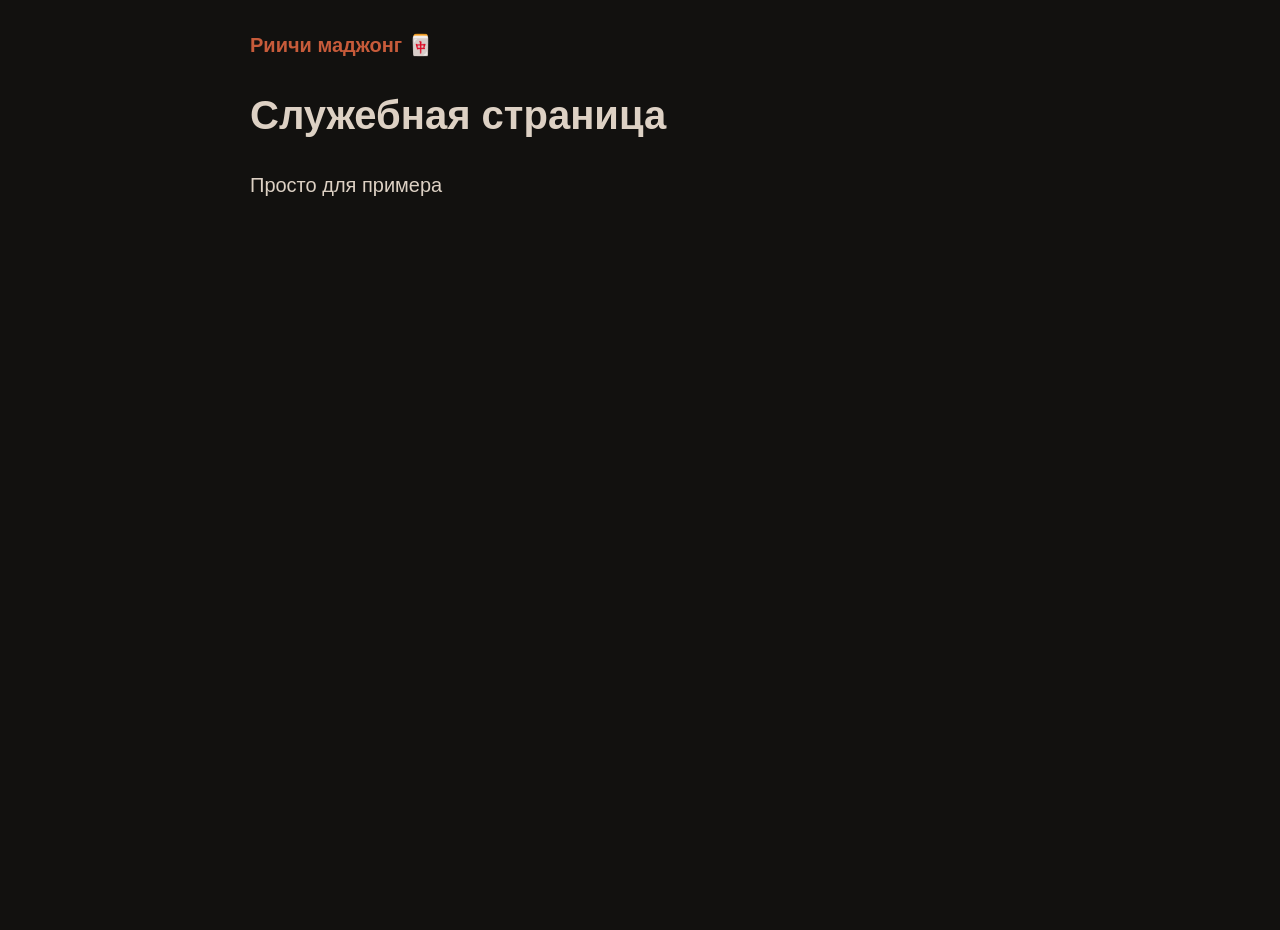
<file: examples/output/riichi-mahjong/some-page/index.html>
<!DOCTYPE html>
<html lang="ru">
<head>
<meta charset="UTF-8">
<meta name="viewport" content="width=device-width, initial-scale=1.0">
<title>Служебная страница</title>
<link rel="stylesheet" href="../../style.css">
<link rel="icon" href="../assets/meta/favicon.ico" type="image/x-icon">
<style>:root{
--color-background:#12110f;
--color-text:#ddd1c4;
--color-muted:#b8a99a;
--color-accent:#c75b3a;
--color-surface:rgba(255, 255, 255, 0.04);
--color-inverse-text:#f2e8dc;
--color-overlay:#080808;
--color-heading:var(--color-text);
--color-border:color-mix(in srgb, var(--color-muted) 28%, transparent);
--color-border-soft:color-mix(in srgb, var(--color-muted) 18%, transparent);
--color-code-bg:color-mix(in srgb, var(--color-surface) 88%, var(--color-background));
--color-code-border:color-mix(in srgb, var(--color-muted) 24%, transparent);
}
/* Background */ .chroma-bg { color: #e6edf3; background-color: #0d1117;-moz-tab-size: 2; -o-tab-size: 2; tab-size: 2; }
/* PreWrapper */ .chroma-chroma { color: #e6edf3; background-color: #0d1117;-moz-tab-size: 2; -o-tab-size: 2; tab-size: 2; -webkit-text-size-adjust: none; }
/* Error */ .chroma-chroma .chroma-err { color: #f85149 }
/* LineLink */ .chroma-chroma .chroma-lnlinks { outline: none; text-decoration: none; color: inherit }
/* LineTableTD */ .chroma-chroma .chroma-lntd { vertical-align: top; padding: 0; margin: 0; border: 0; }
/* LineTable */ .chroma-chroma .chroma-lntable { border-spacing: 0; padding: 0; margin: 0; border: 0; }
/* LineHighlight */ .chroma-chroma .chroma-hl { background-color: #6e7681 }
/* LineNumbersTable */ .chroma-chroma .chroma-lnt { white-space: pre; -webkit-user-select: none; user-select: none; margin-right: 0.4em; padding: 0 0.4em 0 0.4em;color: #737679 }
/* LineNumbers */ .chroma-chroma .chroma-ln { white-space: pre; -webkit-user-select: none; user-select: none; margin-right: 0.4em; padding: 0 0.4em 0 0.4em;color: #6e7681 }
/* Line */ .chroma-chroma .chroma-line { display: flex; }
/* Keyword */ .chroma-chroma .chroma-k { color: #ff7b72 }
/* KeywordConstant */ .chroma-chroma .chroma-kc { color: #79c0ff }
/* KeywordDeclaration */ .chroma-chroma .chroma-kd { color: #ff7b72 }
/* KeywordNamespace */ .chroma-chroma .chroma-kn { color: #ff7b72 }
/* KeywordPseudo */ .chroma-chroma .chroma-kp { color: #79c0ff }
/* KeywordReserved */ .chroma-chroma .chroma-kr { color: #ff7b72 }
/* KeywordType */ .chroma-chroma .chroma-kt { color: #ff7b72 }
/* NameClass */ .chroma-chroma .chroma-nc { color: #f0883e; font-weight: bold }
/* NameConstant */ .chroma-chroma .chroma-no { color: #79c0ff; font-weight: bold }
/* NameDecorator */ .chroma-chroma .chroma-nd { color: #d2a8ff; font-weight: bold }
/* NameEntity */ .chroma-chroma .chroma-ni { color: #ffa657 }
/* NameException */ .chroma-chroma .chroma-ne { color: #f0883e; font-weight: bold }
/* NameLabel */ .chroma-chroma .chroma-nl { color: #79c0ff; font-weight: bold }
/* NameNamespace */ .chroma-chroma .chroma-nn { color: #ff7b72 }
/* NameProperty */ .chroma-chroma .chroma-py { color: #79c0ff }
/* NameTag */ .chroma-chroma .chroma-nt { color: #7ee787 }
/* NameVariable */ .chroma-chroma .chroma-nv { color: #79c0ff }
/* NameVariableClass */ .chroma-chroma .chroma-vc { color: #79c0ff }
/* NameVariableGlobal */ .chroma-chroma .chroma-vg { color: #79c0ff }
/* NameVariableInstance */ .chroma-chroma .chroma-vi { color: #79c0ff }
/* NameVariableMagic */ .chroma-chroma .chroma-vm { color: #79c0ff }
/* NameFunction */ .chroma-chroma .chroma-nf { color: #d2a8ff; font-weight: bold }
/* NameFunctionMagic */ .chroma-chroma .chroma-fm { color: #d2a8ff; font-weight: bold }
/* Literal */ .chroma-chroma .chroma-l { color: #a5d6ff }
/* LiteralDate */ .chroma-chroma .chroma-ld { color: #79c0ff }
/* LiteralString */ .chroma-chroma .chroma-s { color: #a5d6ff }
/* LiteralStringAffix */ .chroma-chroma .chroma-sa { color: #79c0ff }
/* LiteralStringBacktick */ .chroma-chroma .chroma-sb { color: #a5d6ff }
/* LiteralStringChar */ .chroma-chroma .chroma-sc { color: #a5d6ff }
/* LiteralStringDelimiter */ .chroma-chroma .chroma-dl { color: #79c0ff }
/* LiteralStringDoc */ .chroma-chroma .chroma-sd { color: #a5d6ff }
/* LiteralStringDouble */ .chroma-chroma .chroma-s2 { color: #a5d6ff }
/* LiteralStringEscape */ .chroma-chroma .chroma-se { color: #79c0ff }
/* LiteralStringHeredoc */ .chroma-chroma .chroma-sh { color: #79c0ff }
/* LiteralStringInterpol */ .chroma-chroma .chroma-si { color: #a5d6ff }
/* LiteralStringOther */ .chroma-chroma .chroma-sx { color: #a5d6ff }
/* LiteralStringRegex */ .chroma-chroma .chroma-sr { color: #79c0ff }
/* LiteralStringSingle */ .chroma-chroma .chroma-s1 { color: #a5d6ff }
/* LiteralStringSymbol */ .chroma-chroma .chroma-ss { color: #a5d6ff }
/* LiteralNumber */ .chroma-chroma .chroma-m { color: #a5d6ff }
/* LiteralNumberBin */ .chroma-chroma .chroma-mb { color: #a5d6ff }
/* LiteralNumberFloat */ .chroma-chroma .chroma-mf { color: #a5d6ff }
/* LiteralNumberHex */ .chroma-chroma .chroma-mh { color: #a5d6ff }
/* LiteralNumberInteger */ .chroma-chroma .chroma-mi { color: #a5d6ff }
/* LiteralNumberIntegerLong */ .chroma-chroma .chroma-il { color: #a5d6ff }
/* LiteralNumberOct */ .chroma-chroma .chroma-mo { color: #a5d6ff }
/* Operator */ .chroma-chroma .chroma-o { color: #ff7b72; font-weight: bold }
/* OperatorWord */ .chroma-chroma .chroma-ow { color: #ff7b72; font-weight: bold }
/* OperatorReserved */ .chroma-chroma .chroma-or { color: #ff7b72; font-weight: bold }
/* Comment */ .chroma-chroma .chroma-c { color: #8b949e; font-style: italic }
/* CommentHashbang */ .chroma-chroma .chroma-ch { color: #8b949e; font-style: italic }
/* CommentMultiline */ .chroma-chroma .chroma-cm { color: #8b949e; font-style: italic }
/* CommentSingle */ .chroma-chroma .chroma-c1 { color: #8b949e; font-style: italic }
/* CommentSpecial */ .chroma-chroma .chroma-cs { color: #8b949e; font-weight: bold; font-style: italic }
/* CommentPreproc */ .chroma-chroma .chroma-cp { color: #8b949e; font-weight: bold; font-style: italic }
/* CommentPreprocFile */ .chroma-chroma .chroma-cpf { color: #8b949e; font-weight: bold; font-style: italic }
/* GenericDeleted */ .chroma-chroma .chroma-gd { color: #ffa198; background-color: #490202 }
/* GenericEmph */ .chroma-chroma .chroma-ge { font-style: italic }
/* GenericError */ .chroma-chroma .chroma-gr { color: #ffa198 }
/* GenericHeading */ .chroma-chroma .chroma-gh { color: #79c0ff; font-weight: bold }
/* GenericInserted */ .chroma-chroma .chroma-gi { color: #56d364; background-color: #0f5323 }
/* GenericOutput */ .chroma-chroma .chroma-go { color: #8b949e }
/* GenericPrompt */ .chroma-chroma .chroma-gp { color: #8b949e }
/* GenericStrong */ .chroma-chroma .chroma-gs { font-weight: bold }
/* GenericSubheading */ .chroma-chroma .chroma-gu { color: #79c0ff }
/* GenericTraceback */ .chroma-chroma .chroma-gt { color: #ff7b72 }
/* GenericUnderline */ .chroma-chroma .chroma-gl { text-decoration: underline }
/* TextWhitespace */ .chroma-chroma .chroma-w { color: #6e7681 }
</style>
</head>
<body class="page-shell">
<header class="site-header">
<a class="topic-home" href="..">Риичи маджонг 🀄️</a>
</header>
<main class="content-shell">
<h1 class="page-title">Служебная страница</h1>
<p>Просто для примера</p>

</main>
</body>
</html>
</file>
<file: examples/output/style.css>
* {
    box-sizing: border-box;
    margin: 0;
    padding: 0;
 }

@font-face {
    font-family: "Mahjong Colored";
    src: url("fonts/Riichi-Mahjong-Colorful.woff2") format("woff2");
    font-display: swap;
}

:root {
    --font-topic: sans-serif;
    --color-background: #ffffff;
    --color-text: #111111;
    --color-muted: #666;
    --color-accent: #fa6432;
    --color-surface: rgba(0, 0, 0, 0.05);
    --color-inverse-text: #f7f2ec;
    --color-overlay: #080808;
    --color-heading: var(--color-text);
    --color-border: color-mix(in srgb, var(--color-muted) 28%, transparent);
    --color-border-soft: color-mix(in srgb, var(--color-muted) 18%, transparent);
    --color-code-bg: color-mix(in srgb, var(--color-surface) 88%, var(--color-background));
    --color-code-border: color-mix(in srgb, var(--color-muted) 24%, transparent);
}

html {
    overflow-y: scroll;
    height: 100%;
    font: 100%/1.5 sans-serif;
    font-family: var(--font-topic);
    color: var(--color-text);
    word-wrap: break-word;
    background-color: var(--color-background);
    margin: 0 auto;
    padding: 1.5em;
 }

@media (min-width: 768px) {
    html {
        font-size: 125%;
        max-width: 42em;
 } }

h1, h2, h3, h4 {
    margin: 2.5rem 0 1.5rem 0;
    line-height: 1.25;
    color: var(--color-heading);
 }

a {
    color: var(--color-accent);
    text-decoration: none;
 }
a:hover, a:focus, a:active {
    text-decoration: underline;
 }

p {
    margin: 1em 0;
    line-height: 1.5;
 }
p code {
    background-color: var(--color-code-bg);
    padding: 0.05em 0.2em;
    border: 1px solid var(--color-code-border);
 }

ol, ul {
    margin: 1em;
 }
ol li ol, ol li ul, ul li ol, ul li ul {
    margin: 0 2em;
 }
ol li p, ul li p {
    margin: 0;
 }

dl {
    font-family: monospace, monospace;
 }
dl dt {
    font-weight: bold;
 }
dl dd {
    margin: -1em 0 1em 1em;
 }

img {
    max-width: 100%;
    display: block;
    margin: 0 auto;
    padding: 0.5em;
 }

.font-mahjong-colored,
.font-riichi-mahjong-colorful {
    font-family: "Mahjong Colored", sans-serif;
}

.font-mahjong-colored-run,
.font-riichi-mahjong-colorful-run {
    display: inline;
    white-space: pre;
    font-family: "Mahjong Colored", sans-serif;
    font-size: 1.2em;
    line-height: 1;
    vertical-align: baseline;
    font-variant-ligatures: common-ligatures discretionary-ligatures contextual;
    font-feature-settings: "rlig" 1, "liga" 1, "clig" 1, "calt" 1, "dlig" 1, "ccmp" 1;
    text-rendering: optimizeLegibility;
}

.rot-90 {
    display: inline-block;
    vertical-align: middle;
}

.rot-90-char {
    display: inline-block;
    font-variant-ligatures: common-ligatures discretionary-ligatures contextual;
    font-feature-settings: "rlig" 1, "liga" 1, "clig" 1, "calt" 1, "dlig" 1, "ccmp" 1;
    text-rendering: optimizeLegibility;
    transform: rotate(-90deg);
    transform-origin: center;
}

.topic-banner {
    width: calc(100% + 1rem);
    max-width: none;
    padding: 0;
    margin: -1.5em -0.5rem 1.5rem -0.5rem;
}

blockquote {
    padding-left: 1em;
    font-style: italic;
    border-left: solid 1px var(--color-accent);
 }

table {
    font-size: 1rem;
    text-align: left;
    caption-side: bottom;
    margin-bottom: 2em;
 }
table * {
    border: none;
 }
table thead, table tr {
    display: table;
    table-layout: fixed;
    width: 100%;
 }
table tr:nth-child(even) {
    background-color: var(--color-surface);
 }
table tbody {
    display: block;
    max-height: 70vh;
    overflow-y: auto;
 }
table td, table th {
    padding: 0.25em;
 }

table, .highlight > pre, pre.example, pre.chroma, pre.chroma-chroma {
    max-height: 70vh;
    margin: 1em 0;
    padding: 1em;
    overflow: auto;
    font-size: 0.85rem;
    font-family: monospace, monospace;
    border: 1px dashed var(--color-border);
}

pre.chroma code,
pre.chroma-chroma code {
    font-family: inherit;
}

.title {
    font-size: 2.5em;
}

.subtitle {
    font-weight: normal;
    font-size: 0.75em;
    color: var(--color-muted);
}

.tags {
    margin-top: -1.5rem;
    padding-bottom: 1.5em;
}
.tags li {
    display: inline;
    margin-right: 0.5em;
}

figure {
    margin: 1em 0;
}
figure figcaption {
    font-family: monospace, monospace;
    font-size: 0.75em;
    text-align: center;
    color: var(--color-muted);
}

.footnote-definition sup {
    margin-left: -1.5em;
    float: left;
}

.footnote-definition .footnote-body {
    margin: 1em 0;
    padding: 0 1em;
    border: 1px dashed var(--color-border-soft);
    background-color: var(--color-surface);
}
.footnote-definition .footnote-body p:only-child {
    margin: 0.2em 0;
}

header {
    display: flex;
    justify-content: space-between;
}
header nav {
    display: flex;
    align-items: center;
    justify-content: space-between;
}
header a + a {
    margin-left: 1rem;
}

.posts {
    margin: 0;
    list-style: none;
}
.posts .post a {
    display: flex;
    padding: 0.5em 0;
    color: black;
}
.posts .post a:hover, .posts .post a:focus, .posts .post a:active {
    text-decoration: none;
    background: var(--color-surface);
}
.posts .post date {
    font-family: monospace, monospace;
    font-size: 0.8rem;
    vertical-align: middle;
    padding-right: 2rem;
    color: var(--color-muted);
}

.archive-nav {
    display: flex;
    flex-wrap: wrap;
    gap: 0.5rem 1rem;
    margin: 1em 0;
    padding: 0;
    list-style: none;
}

.archive-nav li {
    margin: 0;
}

.archive-entries {
    margin: 1em 0;
    padding-left: 1.25em;
}

.archive-entries li + li {
    margin-top: 0.75em;
}

.site-footer {
    margin-top: 3rem;
    padding-top: 1rem;
    font-size: 0.9rem;
    color: var(--color-muted);
    justify-content: center;
}

.site-footer p {
    margin: 0;
}

.center {
  display: flex;
  justify-content: center;
  align-items: center;
}

.page-shell {
	min-height: 100vh;
}

.content-shell {
	max-width: 42rem;
	margin: 0 auto;
}

.topic-shell {
	max-width: 42rem;
	margin: 0 auto;
}

.topic-hero {
	position: relative;
	margin-bottom: 2rem;
}

.topic-hero-with-banner {
	min-height: 18rem;
	display: flex;
	align-items: flex-end;
	overflow: hidden;
	border-radius: 1rem;
}

.topic-hero-with-banner::before {
	content: "";
	position: absolute;
	inset: 0;
	background:
		linear-gradient(
			180deg,
			color-mix(in srgb, var(--color-overlay) 18%, transparent) 0%,
			color-mix(in srgb, var(--color-overlay) 38%, transparent) 40%,
			color-mix(in srgb, var(--color-overlay) 82%, transparent) 100%
		);
	z-index: 1;
}

.topic-hero-content {
	position: relative;
	z-index: 2;
	width: 100%;
	padding: 1.5rem;
}

.topic-hero-with-banner .topic-hero-content {
	color: var(--color-inverse-text);
}

.site-header {
	display: flex;
	align-items: center;
	justify-content: space-between;
	margin-bottom: 1.5rem;
}

.topic-home {
	font-weight: 700;
}

.topic-list {
	margin: 1.5rem 0;
	padding-left: 1.25rem;
}

.page-title {
	margin-top: 0;
}

.topic-hero .page-title {
	margin-bottom: 0.75rem;
}

.page-title a {
	color: inherit;
}

.page-title a:hover,
.page-title a:focus,
.page-title a:active {
	color: inherit;
}

.year-section {
	margin-top: 3rem;
}

.year-section h2 {
	margin-left: 0;
	margin-right: 0;
}

.year-grid-wrap {
	width: 100vw;
	margin-left: calc(50% - 50vw);
	padding: 0 1.5rem;
}

.card-grid {
	display: flex;
	flex-wrap: wrap;
	justify-content: center;
	gap: 1.25rem;
}

.post-card {
	position: relative;
	flex: 0 0 14rem;
	width: 14rem;
	display: flex;
	flex-direction: column;
	overflow: hidden;
	border: 1px solid var(--color-border);
	border-radius: 1rem;
	background: var(--color-surface);
}

.post-card-media {
	position: relative;
	display: block;
}

.post-card-media-link {
	display: block;
}

.post-card-media img {
	width: 100%;
	height: 18rem;
	object-fit: cover;
	padding: 0;
}

.post-card-overlay {
	position: absolute;
	inset: 0;
	display: flex;
	flex-direction: column;
	justify-content: flex-end;
	padding: 1rem 1rem 1.1rem;
	background:
		linear-gradient(
			180deg,
			color-mix(in srgb, var(--color-overlay) 18%, transparent) 0%,
			color-mix(in srgb, var(--color-overlay) 42%, transparent) 45%,
			color-mix(in srgb, var(--color-overlay) 82%, transparent) 100%
		);
	color: var(--color-inverse-text);
}

.post-card-overlay::before {
	content: "";
	position: absolute;
	inset: 0;
	background:
		linear-gradient(
			180deg,
			color-mix(in srgb, var(--color-overlay) 74%, transparent) 0%,
			color-mix(in srgb, var(--color-overlay) 86%, transparent) 45%,
			color-mix(in srgb, var(--color-overlay) 95%, transparent) 100%
		);
	opacity: 0;
	transition: opacity 160ms ease-out;
	pointer-events: none;
}

.post-card:hover .post-card-overlay::before {
	opacity: 1;
}

.post-card-overlay h3,
.post-card-overlay .post-date,
.post-card-overlay p {
	position: relative;
	z-index: 1;
	color: inherit;
}

.post-card-overlay h3 {
	margin: 0.45rem 0 0.35rem;
}

.post-card-overlay h3 a {
	color: inherit;
}

.post-card h3 a::after {
	content: "";
	position: absolute;
	inset: 0;
	z-index: 1;
}

.post-card-overlay .post-date {
	margin: 0 0 0.5rem;
	color: color-mix(in srgb, var(--color-inverse-text) 82%, transparent);
}

.post-card-overlay p:last-child {
	margin-bottom: 0;
}

.post-card-body {
	display: flex;
	flex-direction: column;
	justify-content: flex-end;
	min-height: 18rem;
	padding: 1rem 1rem 1.1rem;
}

.post-card h3 {
	margin: 0.35rem 0 0.5rem;
}

.post-card-body h3 {
	margin: 0.45rem 0 0.35rem;
}

.post-card-body .tag-list {
	margin: 0;
}

.post-card-body .post-date {
	margin: 0 0 0.5rem;
}

.post-card-body p:last-child {
	margin-bottom: 0;
}

.post-date {
	margin: 0 0 0.75rem;
	color: var(--color-muted);
	font-size: 0.95rem;
}

.tag-list {
	display: flex;
	flex-wrap: wrap;
	gap: 0.5rem;
	padding: 0;
	margin: 0 0 1rem;
	list-style: none;
}

.tag-list li {
	margin: 0;
}

.tag-list a,
.tag-list-static li {
	display: inline-flex;
	align-items: center;
	padding: 0.18rem 0.5rem;
	border-radius: 999px;
	background: var(--color-surface);
	border: 1px solid var(--color-border);
	font-size: 0.67rem;
	line-height: 1.15;
}

.tag-list-overlay {
	position: static;
	margin: 0;
}

.tag-list-overlay li {
	margin: 0;
}

.tag-list-overlay a {
	position: relative;
	z-index: 2;
	padding: 0.16rem 0.42rem;
	background: color-mix(in srgb, var(--color-overlay) 58%, transparent);
	backdrop-filter: blur(4px);
	color: var(--color-inverse-text);
	border-color: color-mix(in srgb, var(--color-inverse-text) 24%, transparent);
}

.post-card-body .tag-list a {
	position: relative;
	z-index: 2;
}

.page-nav {
	display: flex;
	gap: 1rem;
	margin-top: 2rem;
}

.made-with {
	margin-top: 2.5rem;
	color: var(--color-muted);
	font-size: 0.9rem;
}

.made-with-centered {
	text-align: center;
}

.topic-banner {
	position: absolute;
	inset: 0;
	width: 100%;
	height: 100%;
	object-fit: cover;
	padding: 0;
	margin: 0;
}

.topic-hero-with-banner .archive-nav {
	margin: 0.75rem 0 0;
}

.topic-hero-with-banner .archive-nav a {
	color: var(--color-inverse-text);
}

.topic-hero-with-banner .page-title a {
	color: var(--color-inverse-text);
}

@media (max-width: 700px) {
	.topic-shell {
		max-width: 100%;
	}

	.topic-hero-with-banner {
		min-height: 15rem;
	}
}
</file>
